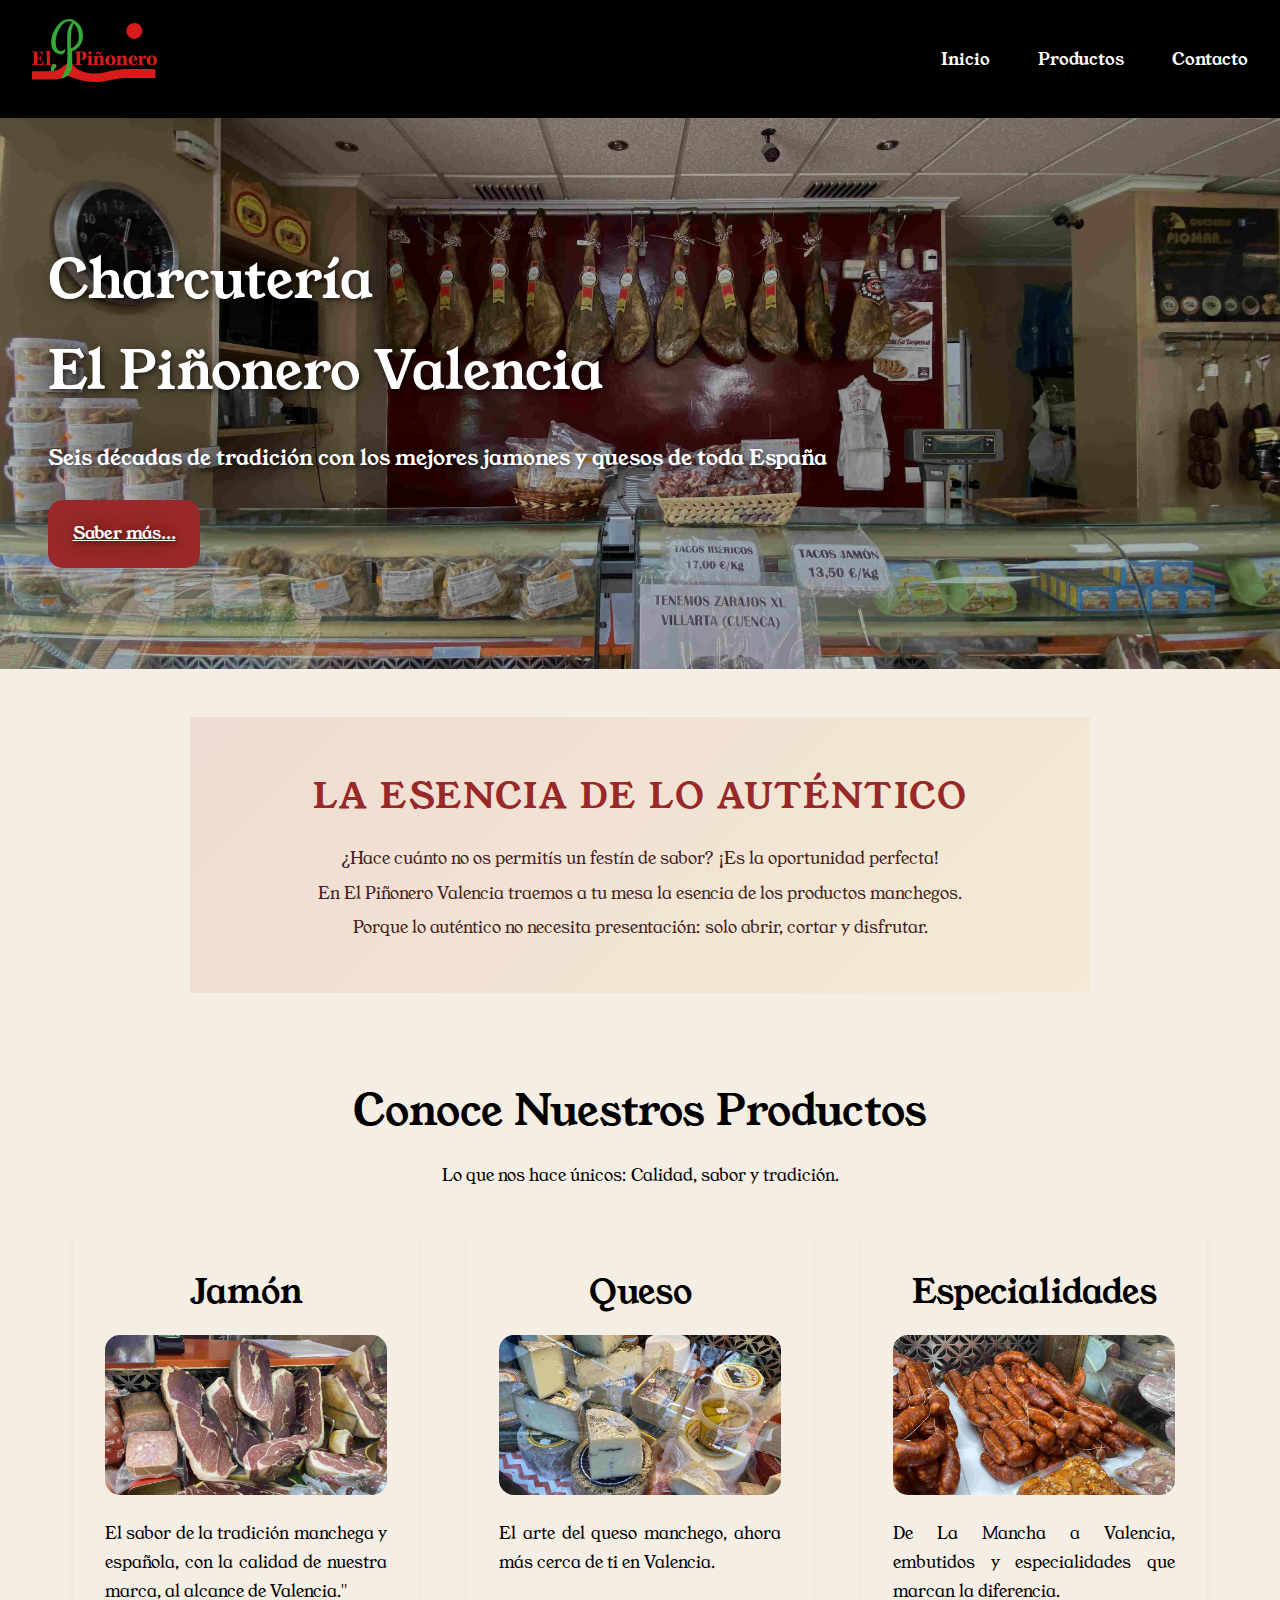
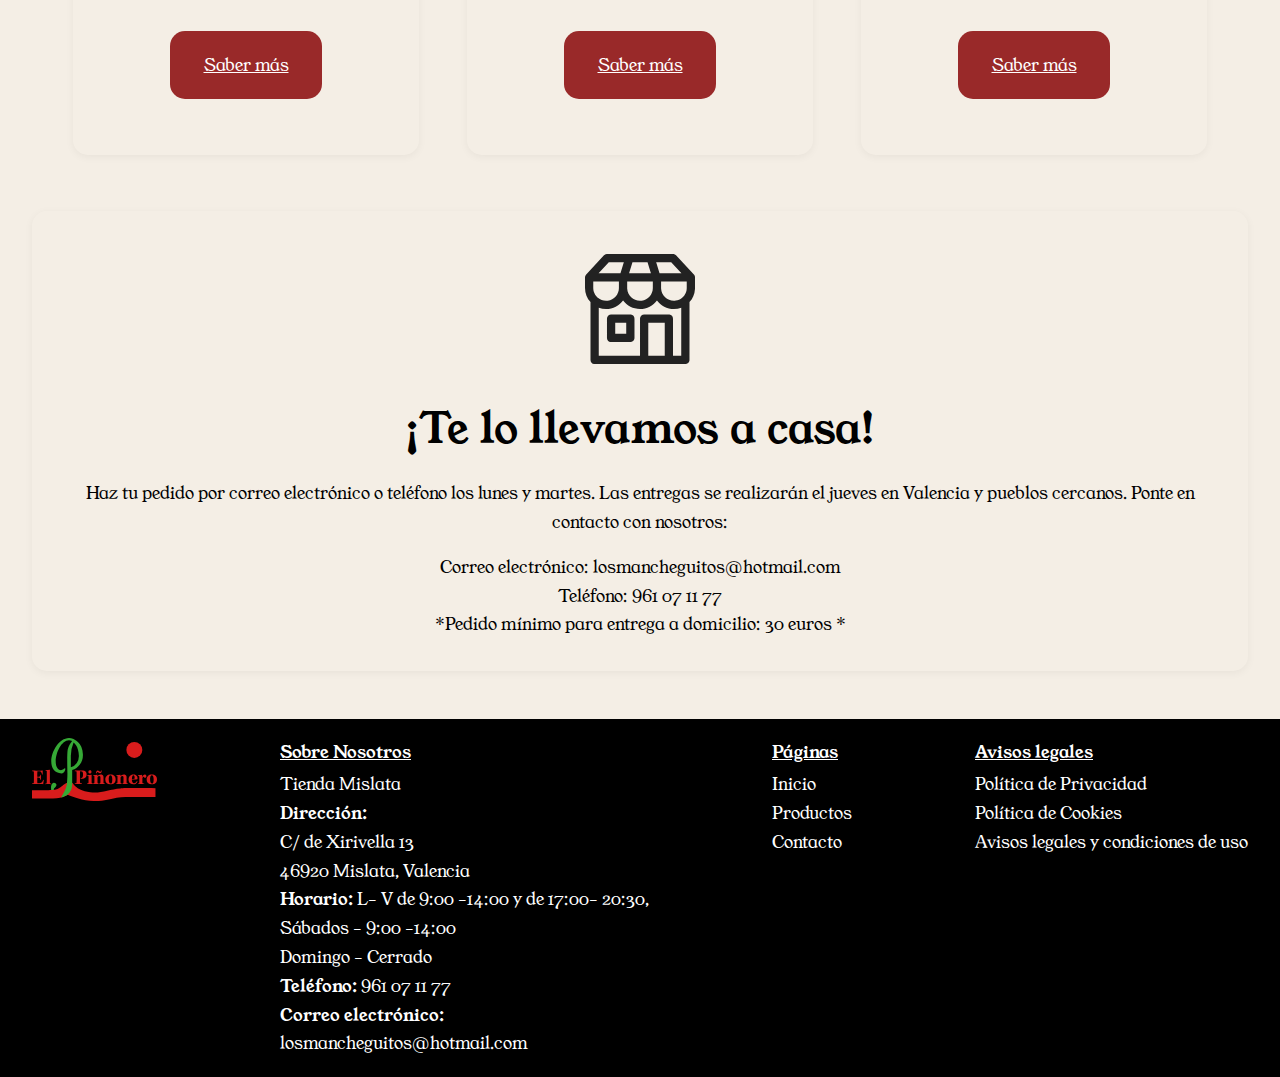
<file: index.html>
<!DOCTYPE html>
<html lang="en">
<head>
  <meta charset="UTF-8">
  <meta name="viewport" content="width=device-width, initial-scale=1.0">
  <meta name="description" content= "Charcutería El Piñonero en Valencia. Especialistas en embutidos, quesos manchegos, jamón ibérico y productos típicos de Castilla-La Mancha. Calidad artesanal.">
  <meta name="keywords" content="charcutería Valencia, productos Castilla-La Mancha, embutidos manchegos, jamón ibérico Valencia, quesos manchegos, productos artesanales, El Piñonero,jamon ,morcilla,chorizo,fiambre,calidad">
  <meta name="author" content="Charcutería El Piñonero valencia">

  <link rel="stylesheet" href="./css/styles.css">
  <link rel="shortcut icon" href="img/iconos/logo_piñonero_svg_final.svg" type="image/x-icon">
  <title>El Piñonero Valencia</title>
</head>

<body>
  <div class="total_doc">

    <!-- nav-->

		<nav class="nav_part">
			<div class="container">

        <div class="movil_nav_top">
          <div class="box movil_solo tienda_vis">
            
<svg  class="icono" width="800px" height="800px" viewBox="0 0 512 512"  xml:space="preserve" xmlns="http://www.w3.org/2000/svg">
  <g id="Layer_1"/>
  <g id="Layer_2">
  <g>
  <path d="M97.7,114.7h43.9l22.6,65.7l12,39.8c0,0,0,0.1,0,0.1l14.8,49.1c0,0.1,0.1,0.2,0.1,0.3l9.1,30.1h-3.5   
   c-18.1,0-32.8,14.7-32.8,32.8s14.7,32.8,32.8,32.8h16.3c-2.8,4.7-4.5,10.2-4.5,16c0,17.1,13.9,31,31,31s31-13.9,31-31    
   c0-5.9-1.6-11.3-4.5-16h59.5c-2.8,4.7-4.5,10.2-4.5,16c0,17.1,13.9,31,31,31s31-13.9,31-31c0-5.9-1.6-11.3-4.5-16h13.5    
   c4.1,0,7.5-3.4,7.5-7.5s-3.4-7.5-7.5-7.5H196.6c-9.8,0-17.8-8-17.8-17.8s8-17.8,17.8-17.8h13.6h39c0,0,0,0,0,0c0,0,0,0,0,0h87    
   c0,0,0,0,0,0c0,0,0,0,0,0h39c3.3,0,6.2-2.2,7.2-5.3l12-39.8c0-0.1,0-0.1,0-0.2l26.9-89.2c0.7-2.3,0.3-4.7-1.2-6.6s-3.6-3-6-3  
    h-53.1c0,0,0,0-0.1,0h-68.3c0,0,0,0,0,0s0,0,0,0h-68.3c0,0-0.1,0-0.1,0h-47.7l-22.6-65.8c-1-3-3.9-5.1-7.1-5.1H97.7    
    c-4.1,0-7.5,3.4-7.5,7.5S93.6,114.7,97.7,114.7z M255.5,381.3c0,8.8-7.2,16-16,16s-16-7.2-16-16s7.2-16,16-16   
    S255.5,372.5,255.5,381.3z M368.1,381.3c0,8.8-7.2,16-16,16s-16-7.2-16-16s7.2-16,16-16S368.1,372.5,368.1,381.3z M381.8,259.7   
    h-28.7l6.6-34.2h32.4L381.8,259.7z M337.8,259.7h-37.5v-34.2h44.2L337.8,259.7z M300.3,299.7v-25h34.6l-4.8,25H300.3z    
    M255.5,299.7l-4.8-25h34.6v25H255.5z M208.3,274.7h27.1l4.8,25h-24.4L208.3,274.7z M300.3,210.5v-25h51.9l-4.8,25H300.3z  
    M285.3,210.5h-47.1l-4.8-25h51.9V210.5z M285.3,225.5v34.2h-37.5l-6.6-34.2H285.3z M232.5,259.7h-28.7l-10.3-34.2h32.4  
    L232.5,259.7z M369.8,299.7h-24.4l4.8-25h27.1L369.8,299.7z M396.7,210.5h-34l4.8-25h36.7L396.7,210.5z M218.1,185.5l4.8,25h-34    l-7.5-25H218.1z"/>
  </g>
  </g>
  </svg>
          </div>
          <div class="nav_box">
            <a href="index.html">
            <div class="logo_box">
              <img class="icono logo" src="./img/iconos/logo_piñonero_svg_final.svg" alt="pinonero logo">
            </div>
            </a>
          </div>

          <div class="box movil_solo" id="ham_button">
            <svg class="icono" width="800px" height="800px" viewBox="0 0 24 24"  xmlns="http://www.w3.org/2000/svg">
              <path fill-rule="evenodd" clip-rule="evenodd"  d="M3 6C3 5.44772 3.44772 5 4 5H20C20.5523 5 21 5.44772 21 6C21 6.55228 20.5523 7 20 7H4C3.44772 7 
                3 6.55228 3 6ZM3 12C3 11.4477 3.44772 11 4 11H20C20.5523 11 21 11.4477 21 12C21 12.5523 20.5523 13 20 13H4C3.44772 13 3 12.5523 3 12ZM3 18C3 17.4477 
                3.44772 17 4 17H20C20.5523 17 21 17.4477 21 18C21 18.5523 20.5523 19 20 19H4C3.44772 19 3 18.5523 3 18Z" />
            </svg>
          </div>
          
        </div>
        
        <ul class="nav_list no_movil" id="nav_list">
          <li><a href="index.html">Inicio</a></li>
          <li><a href="productos.html">Productos</a></li>
          <li><a href="contacto.html">Contacto</a></li>
        </ul>
			</div>

		</nav>
    <!--fin nav-->

    <!--header-->
   <header class="header_part">
    <div class="container">
      <div class="header_big">
        <div class="header_image">
          <figure>
            <img src="img/fotos_cel/header_fondo.jpg" alt="charcuteria interior">
          </figure>
        </div>
        <div class="trans">

        </div>
        <div class="header_texto">
            <h1>Charcutería <br/>El Piñonero Valencia</h1>
          <p>Seis décadas de tradición con los mejores jamones y quesos de toda España</p>
            <div class="btn1 button_test"><a href="productos.html">Saber más...</a></div>
        </div>
      </div>
    </div>
   </header>

		<main class="main_part">
      <div class="container">
        <section>

         <div class="rotulo">
          <h3>La Esencia de lo auténtico </h3>
            <p>¿Hace cuánto no os permitís un festín de sabor? ¡Es la oportunidad perfecta!</p>
            <p>En El Piñonero Valencia traemos a tu mesa la esencia de los productos manchegos.</p>
            <p>  Porque lo auténtico no necesita presentación: solo abrir, cortar y disfrutar.</p>

          </div>


          <div class="vertical_container">
            <h2>Conoce Nuestros Productos</h2>
            <p> Lo que nos hace únicos: Calidad, sabor y tradición.</p>

            <div class="hor_con  wrap_it">

              <div class="carta">
                <h3>Jamón</h3>
                <figure>
                  <img src="./img/fotos_cel/jamon2.jpg" alt="jamon">
                </figure>               
                <div class="carta_texto">
                  <p>El sabor de la tradición manchega y española, con la calidad de nuestra marca, al alcance de Valencia."</p>
                </div>
                <div class="carta_btns_div hor_con spc_btw">
                  <div class="btn1">
                    <a href="productos.html#jamones">Saber más</a>
                  </div>
                </div>
              </div>

              <div class="carta">
                <h3>Queso</h3>
                <figure>
                  <img src="./img/fotos_cel/quesos.jpg" alt="quesos">
                </figure>            
                <div class="carta_texto">
                  <p>El arte del queso manchego, ahora más cerca de ti en Valencia.</p>
                </div>
                <div class="carta_btns_div hor_con spc_btw">
                  <div class="btn1">
                    <a href="productos.html#quesos">Saber más</a>
                  </div>
                </div>
              </div>

              <div class="carta">
                <h3>Especialidades</h3>
                <figure>
                   <img src="./img/fotos_cel/chorizo.jpg" alt="embutidos">
                </figure>                
                <div class="carta_texto">
                  <p>De La Mancha a Valencia, embutidos y especialidades que marcan la diferencia. </p>
                </div>
                <div class="carta_btns_div hor_con spc_btw">
                  <div class="btn1">
                    <a href="productos.html#embutidos">Saber más</a>
                  </div>
                </div>
              </div>
            </div>
          </div>

          <div class="vertical_container tienda_abajo bloque">
            <div class="tienda_img">
              <figure>
                <img src="./img/iconos/building-shop.svg" alt="dibujo de una tienda">
              </figure>
            </div>
            <h2> ¡Te lo llevamos a casa! </h2>
            <p> Haz tu pedido por correo electrónico o teléfono los <span> lunes y martes. </span> Las entregas se
              realizarán el <span> jueves </span> en Valencia y pueblos cercanos. Ponte en contacto con nosotros: </p>
            <ul>
              <li> <span>Correo electrónico:</span> losmancheguitos@hotmail.com </li>
              <li> <span>Teléfono:</span> 961 07 11 77</li>
              <li> *Pedido mínimo para entrega a domicilio: <span>30 euros </span> * </li>

            </ul>

          </div>
        </section>
      </div>


		</main>

    <!-- footer -->

    <footer class="footer_part">
      <div class="container">
        <div class="logo_box">
         <a href="index.html"><img class="icono logo" src="./img/iconos/logo_piñonero_svg_final.svg" alt="pinonero logo"> </a>
        </div>
        <div class="footer_col">
          <h5>Sobre Nosotros</h5>
          <ul>

            <li>Tienda Mislata</li>
            <li><strong>Dirección: </strong></li>
            <li>C/ de Xirivella 13 <br/>46920 Mislata, Valencia</li>
            <li><strong> Horario:</strong> L- V de 9:00 -14:00 y de 17:00- 20:30, <br> Sábados - 9:00 -14:00 <br>
              Domingo - Cerrado
            </li>
            <li><strong> Teléfono:</strong> 961 07 11 77</li>
            <li><strong> Correo electrónico:</strong> <br> losmancheguitos@hotmail.com</li>

          </ul>
        </div>
        <div class="footer_col">
          <h5>Páginas</h5>
          <ul>
            <li><a href="index.html">Inicio</a></li>
            <li><a href="productos.html">Productos</a></li>
            <li><a href="contacto.html">Contacto</a></li>
          </ul>
        </div>
        <div class="footer_col">
          <h5>Avisos legales</h5>
          <ul>
            <li><a href="privacidad.html">Política de Privacidad</a></li>
            <li><a href="cookies.html">Política de Cookies</a></li>
            <li><a href="aviso_legal.html">Avisos legales y condiciones de uso</a></li>
          </ul>
        </div>

      </div>

    </footer>
	</div>
  <!-- fin footer -->

<script>

  document.getElementById("ham_button").addEventListener("click", () =>{
    let dropNav = document.getElementById("nav_list").classList


    if (!dropNav.contains("no_movil")){
      dropNav.add("no_movil");
    } else {
      dropNav.remove("no_movil");
    }
  } )


</script>
</body>
</html>
</file>
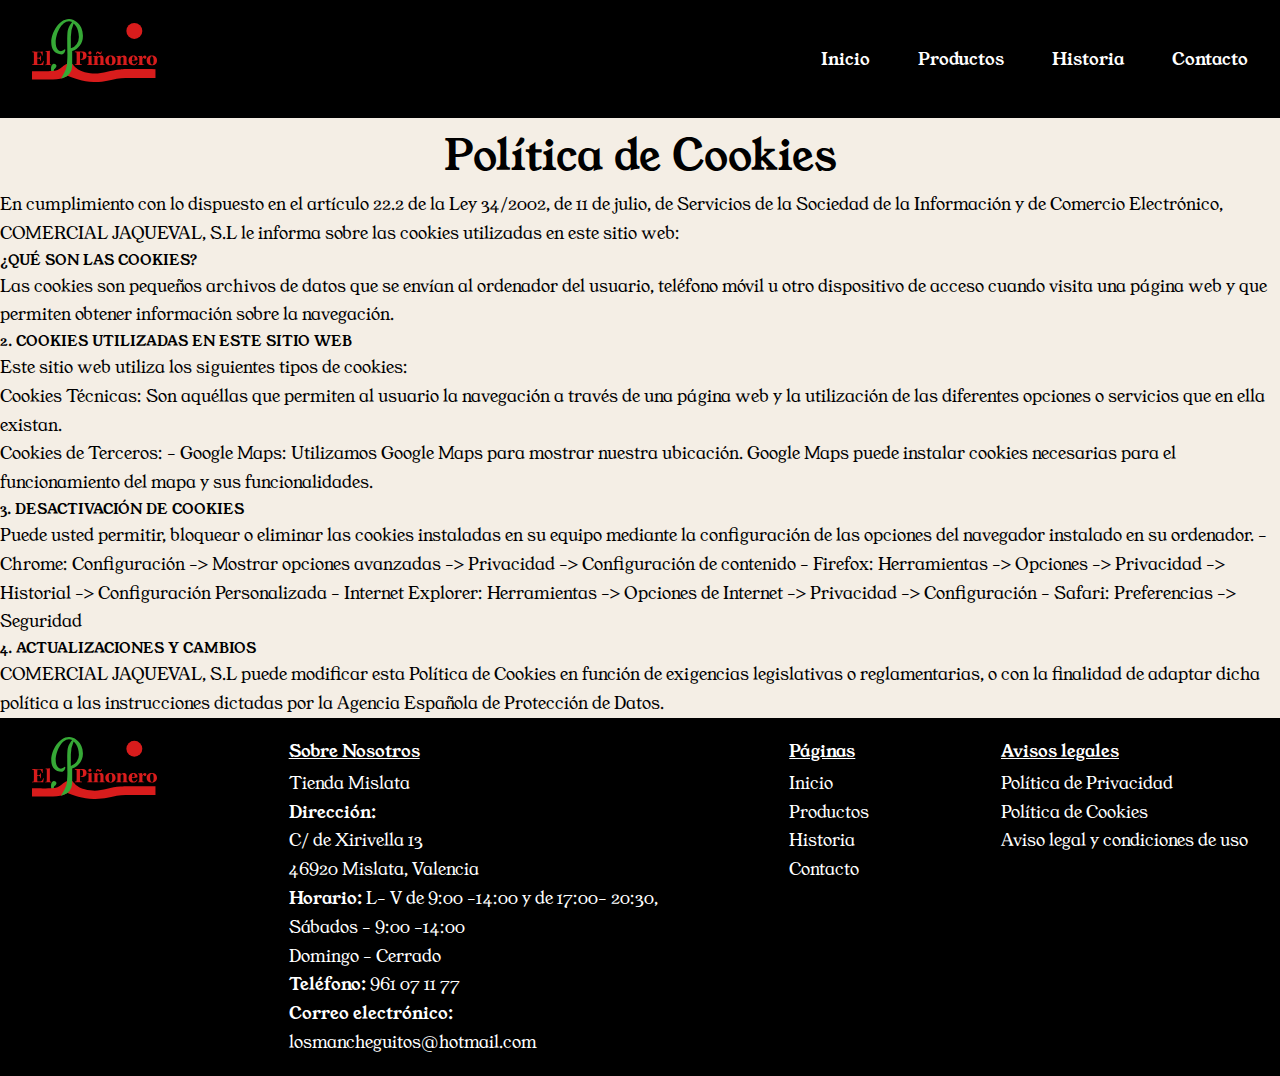
<file: _cookies.html>
<!DOCTYPE html>
<html lang="en">
<head>
    <meta charset="UTF-8">
    <meta name="viewport" content="width=device-width, initial-scale=1.0">
    <meta name="description"
          content="Charcutería El Piñonero en Valencia. Especialistas en embutidos, quesos manchegos, jamón ibérico y productos típicos de Castilla-La Mancha. Calidad artesanal.">
    <meta name="keywords"
          content="charcutería Valencia, productos Castilla-La Mancha, embutidos manchegos, jamón ibérico Valencia, quesos manchegos, productos artesanales, El Piñonero,jamon ,morcilla,chorizo,fiambre,calidad">
    <meta name="author" content="Charcutería El Piñonero valencia">

    <link rel="stylesheet" href="./css/styles.css">
    <link rel="shortcut icon" href="img/iconos/logo_piñonero_svg_final.svg" type="image/x-icon">
    <title>El Piñonero Valencia</title>
</head>

<body>
<div class="total_doc">

    <!-- nav-->

    <nav class="nav_part">
        <div class="container">

            <div class="movil_nav_top">
                <div class="box movil_solo tienda_vis">

                    <svg class="icono" width="800px" height="800px" viewBox="0 0 512 512" xml:space="preserve"
                         xmlns="http://www.w3.org/2000/svg">
  <g id="Layer_1"/>
                        <g id="Layer_2">
  <g>
  <path d="M97.7,114.7h43.9l22.6,65.7l12,39.8c0,0,0,0.1,0,0.1l14.8,49.1c0,0.1,0.1,0.2,0.1,0.3l9.1,30.1h-3.5
   c-18.1,0-32.8,14.7-32.8,32.8s14.7,32.8,32.8,32.8h16.3c-2.8,4.7-4.5,10.2-4.5,16c0,17.1,13.9,31,31,31s31-13.9,31-31
   c0-5.9-1.6-11.3-4.5-16h59.5c-2.8,4.7-4.5,10.2-4.5,16c0,17.1,13.9,31,31,31s31-13.9,31-31c0-5.9-1.6-11.3-4.5-16h13.5
   c4.1,0,7.5-3.4,7.5-7.5s-3.4-7.5-7.5-7.5H196.6c-9.8,0-17.8-8-17.8-17.8s8-17.8,17.8-17.8h13.6h39c0,0,0,0,0,0c0,0,0,0,0,0h87
   c0,0,0,0,0,0c0,0,0,0,0,0h39c3.3,0,6.2-2.2,7.2-5.3l12-39.8c0-0.1,0-0.1,0-0.2l26.9-89.2c0.7-2.3,0.3-4.7-1.2-6.6s-3.6-3-6-3
    h-53.1c0,0,0,0-0.1,0h-68.3c0,0,0,0,0,0s0,0,0,0h-68.3c0,0-0.1,0-0.1,0h-47.7l-22.6-65.8c-1-3-3.9-5.1-7.1-5.1H97.7
    c-4.1,0-7.5,3.4-7.5,7.5S93.6,114.7,97.7,114.7z M255.5,381.3c0,8.8-7.2,16-16,16s-16-7.2-16-16s7.2-16,16-16
    S255.5,372.5,255.5,381.3z M368.1,381.3c0,8.8-7.2,16-16,16s-16-7.2-16-16s7.2-16,16-16S368.1,372.5,368.1,381.3z M381.8,259.7
    h-28.7l6.6-34.2h32.4L381.8,259.7z M337.8,259.7h-37.5v-34.2h44.2L337.8,259.7z M300.3,299.7v-25h34.6l-4.8,25H300.3z
    M255.5,299.7l-4.8-25h34.6v25H255.5z M208.3,274.7h27.1l4.8,25h-24.4L208.3,274.7z M300.3,210.5v-25h51.9l-4.8,25H300.3z
    M285.3,210.5h-47.1l-4.8-25h51.9V210.5z M285.3,225.5v34.2h-37.5l-6.6-34.2H285.3z M232.5,259.7h-28.7l-10.3-34.2h32.4
    L232.5,259.7z M369.8,299.7h-24.4l4.8-25h27.1L369.8,299.7z M396.7,210.5h-34l4.8-25h36.7L396.7,210.5z M218.1,185.5l4.8,25h-34    l-7.5-25H218.1z"/>
  </g>
  </g>
  </svg>
                </div>
                <div class="nav_box">
                    <a href="index.html">
                        <div class="logo_box">
                            <img class="icono logo" src="./img/iconos/logo_piñonero_svg_final.svg" alt="pinonero logo">
                        </div>
                    </a>
                </div>

                <div class="box movil_solo" id="ham_button">
                    <svg class="icono" width="800px" height="800px" viewBox="0 0 24 24"
                         xmlns="http://www.w3.org/2000/svg">
                        <path fill-rule="evenodd" clip-rule="evenodd" d="M3 6C3 5.44772 3.44772 5 4 5H20C20.5523 5 21 5.44772 21 6C21 6.55228 20.5523 7 20 7H4C3.44772 7
                3 6.55228 3 6ZM3 12C3 11.4477 3.44772 11 4 11H20C20.5523 11 21 11.4477 21 12C21 12.5523 20.5523 13 20 13H4C3.44772 13 3 12.5523 3 12ZM3 18C3 17.4477
                3.44772 17 4 17H20C20.5523 17 21 17.4477 21 18C21 18.5523 20.5523 19 20 19H4C3.44772 19 3 18.5523 3 18Z"/>
                    </svg>
                </div>

            </div>

            <ul class="nav_list no_movil" id="nav_list">
                <li><a href="index.html">Inicio</a></li>
                <li><a href="productos.html">Productos</a></li>
                <li><a href="historia.html">Historia</a></li>
                <li><a href="contacto.html">Contacto</a></li>
            </ul>
        </div>

    </nav>
    <h2>Política de Cookies </h2>
    <!--fin nav-->
    <main class="main_avisos">

        <p> En cumplimiento con lo dispuesto en el artículo 22.2 de la Ley 34/2002, de 11 de julio, de Servicios de la
            Sociedad de la Información y de Comercio Electrónico, COMERCIAL JAQUEVAL, S.L le informa sobre las cookies
            utilizadas en este sitio web: </p>


        <h5>¿QUÉ SON LAS COOKIES? </h5>

        <p> Las cookies son pequeños archivos de datos que se envían al ordenador del usuario, teléfono móvil u otro
            dispositivo de acceso cuando visita una página web y que permiten obtener información sobre la
            navegación. </p>

        <h5> 2. COOKIES UTILIZADAS EN ESTE SITIO WEB </h5>

        <p> Este sitio web utiliza los siguientes tipos de cookies: <br>

            Cookies Técnicas: Son aquéllas que permiten al usuario la navegación a través de una página web y la
            utilización de las diferentes opciones o servicios que en ella existan. <br>

            Cookies de Terceros:
            - Google Maps: Utilizamos Google Maps para mostrar nuestra ubicación. Google Maps puede instalar cookies
            necesarias para el funcionamiento del mapa y sus funcionalidades. </p>

        <h5> 3. DESACTIVACIÓN DE COOKIES </h5>

        <p> Puede usted permitir, bloquear o eliminar las cookies instaladas en su equipo mediante la configuración de
            las opciones del navegador instalado en su ordenador.

            - Chrome: Configuración -> Mostrar opciones avanzadas -> Privacidad -> Configuración de contenido
            - Firefox: Herramientas -> Opciones -> Privacidad -> Historial -> Configuración Personalizada
            - Internet Explorer: Herramientas -> Opciones de Internet -> Privacidad -> Configuración
            - Safari: Preferencias -> Seguridad</p>

        <h5>4. ACTUALIZACIONES Y CAMBIOS </h5>

        <p>COMERCIAL JAQUEVAL, S.L puede modificar esta Política de Cookies en función de exigencias legislativas o
            reglamentarias, o con la finalidad de adaptar dicha política a las instrucciones dictadas por la Agencia
            Española de Protección de Datos.</p>
    </main>


    <!-- footer -->

    <footer class="footer_part">
        <div class="container">
            <div class="logo_box">
                <a href="index.html"><img class="icono logo" src="./img/iconos/logo_piñonero_svg_final.svg"
                                          alt="pinonero logo"> </a>
            </div>
            <div class="footer_col">
                <h5>Sobre Nosotros</h5>
                <ul>

                    <li>Tienda Mislata</li>
                    <li><strong>Dirección: </strong></li>
                    <li>C/ de Xirivella 13 <br/>46920 Mislata, Valencia</li>
                    <li><strong> Horario:</strong> L- V de 9:00 -14:00 y de 17:00- 20:30, <br> Sábados - 9:00 -14:00
                        <br>
                        Domingo - Cerrado
                    </li>
                    <li><strong> Teléfono:</strong> 961 07 11 77</li>
                    <li><strong> Correo electrónico:</strong> <br> losmancheguitos@hotmail.com</li>

                </ul>
            </div>
            <div class="footer_col">
                <h5>Páginas</h5>
                <ul>
                    <li><a href="index.html">Inicio</a></li>
                    <li><a href="productos.html">Productos</a></li>
                    <li><a href="historia.html">Historia</a></li>
                    <li><a href="contacto.html">Contacto</a></li>
                </ul>
            </div>
            <div class="footer_col">
                <h5>Avisos legales</h5>
                <ul>
                    <li><a href="_privacidad.html">Política de Privacidad</a></li>
                    <li><a href="_cookies.html">Política de Cookies</a></li>
                    <li><a href="aviso_legal.html">Aviso legal y condiciones de uso</a></li>
                </ul>
            </div>

        </div>

    </footer>
</div>
<!-- fin footer -->

<script>

    document.getElementById("ham_button").addEventListener("click", () => {
        let dropNav = document.getElementById("nav_list").classList


        if (!dropNav.contains("no_movil")) {
            dropNav.add("no_movil");
        } else {
            dropNav.remove("no_movil");
        }
    })


</script>
</body>
</html>
</file>
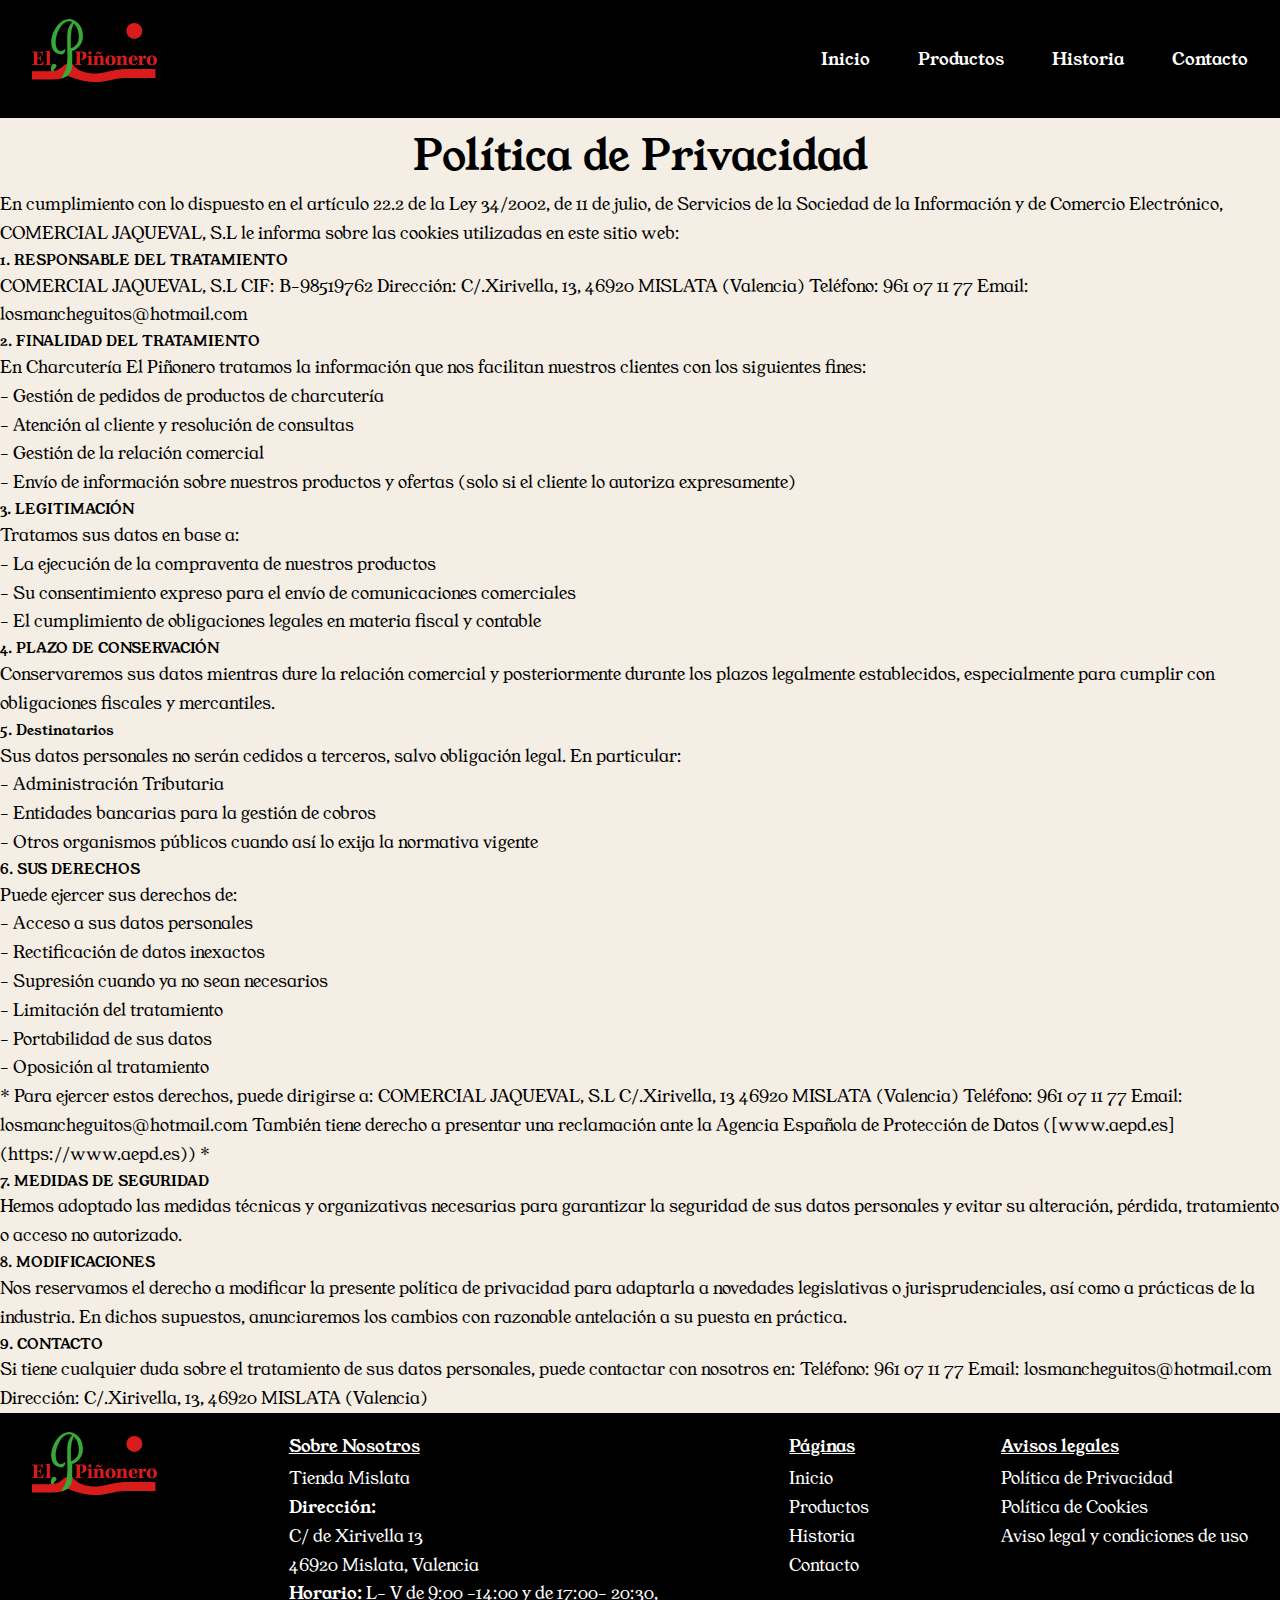
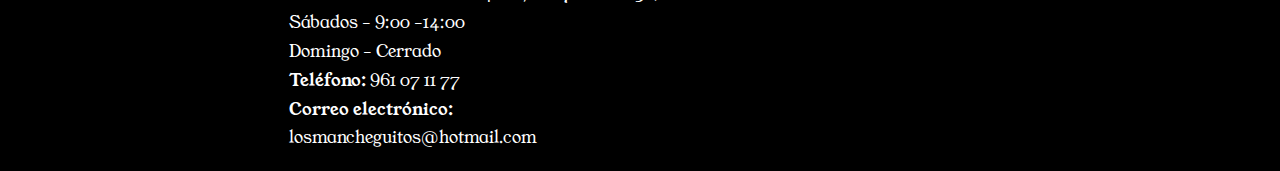
<file: _privacidad.html>
<!DOCTYPE html>
<html lang="en">
<head>
    <meta charset="UTF-8">
    <meta name="viewport" content="width=device-width, initial-scale=1.0">
    <meta name="description"
          content="Charcutería El Piñonero en Valencia. Especialistas en embutidos, quesos manchegos, jamón ibérico y productos típicos de Castilla-La Mancha. Calidad artesanal.">
    <meta name="keywords"
          content="charcutería Valencia, productos Castilla-La Mancha, embutidos manchegos, jamón ibérico Valencia, quesos manchegos, productos artesanales, El Piñonero,jamon ,morcilla,chorizo,fiambre,calidad">
    <meta name="author" content="Charcutería El Piñonero valencia">

    <link rel="stylesheet" href="./css/styles.css">
    <link rel="shortcut icon" href="img/iconos/logo_piñonero_svg_final.svg" type="image/x-icon">
    <title>El Piñonero Valencia</title>
</head>

<body>
<div class="total_doc">

    <!-- nav-->

    <nav class="nav_part">
        <div class="container">

            <div class="movil_nav_top">
                <div class="box movil_solo tienda_vis">

                    <svg class="icono" width="800px" height="800px" viewBox="0 0 512 512" xml:space="preserve"
                         xmlns="http://www.w3.org/2000/svg">
  <g id="Layer_1"/>
                        <g id="Layer_2">
  <g>
  <path d="M97.7,114.7h43.9l22.6,65.7l12,39.8c0,0,0,0.1,0,0.1l14.8,49.1c0,0.1,0.1,0.2,0.1,0.3l9.1,30.1h-3.5
   c-18.1,0-32.8,14.7-32.8,32.8s14.7,32.8,32.8,32.8h16.3c-2.8,4.7-4.5,10.2-4.5,16c0,17.1,13.9,31,31,31s31-13.9,31-31
   c0-5.9-1.6-11.3-4.5-16h59.5c-2.8,4.7-4.5,10.2-4.5,16c0,17.1,13.9,31,31,31s31-13.9,31-31c0-5.9-1.6-11.3-4.5-16h13.5
   c4.1,0,7.5-3.4,7.5-7.5s-3.4-7.5-7.5-7.5H196.6c-9.8,0-17.8-8-17.8-17.8s8-17.8,17.8-17.8h13.6h39c0,0,0,0,0,0c0,0,0,0,0,0h87
   c0,0,0,0,0,0c0,0,0,0,0,0h39c3.3,0,6.2-2.2,7.2-5.3l12-39.8c0-0.1,0-0.1,0-0.2l26.9-89.2c0.7-2.3,0.3-4.7-1.2-6.6s-3.6-3-6-3
    h-53.1c0,0,0,0-0.1,0h-68.3c0,0,0,0,0,0s0,0,0,0h-68.3c0,0-0.1,0-0.1,0h-47.7l-22.6-65.8c-1-3-3.9-5.1-7.1-5.1H97.7
    c-4.1,0-7.5,3.4-7.5,7.5S93.6,114.7,97.7,114.7z M255.5,381.3c0,8.8-7.2,16-16,16s-16-7.2-16-16s7.2-16,16-16
    S255.5,372.5,255.5,381.3z M368.1,381.3c0,8.8-7.2,16-16,16s-16-7.2-16-16s7.2-16,16-16S368.1,372.5,368.1,381.3z M381.8,259.7
    h-28.7l6.6-34.2h32.4L381.8,259.7z M337.8,259.7h-37.5v-34.2h44.2L337.8,259.7z M300.3,299.7v-25h34.6l-4.8,25H300.3z
    M255.5,299.7l-4.8-25h34.6v25H255.5z M208.3,274.7h27.1l4.8,25h-24.4L208.3,274.7z M300.3,210.5v-25h51.9l-4.8,25H300.3z
    M285.3,210.5h-47.1l-4.8-25h51.9V210.5z M285.3,225.5v34.2h-37.5l-6.6-34.2H285.3z M232.5,259.7h-28.7l-10.3-34.2h32.4
    L232.5,259.7z M369.8,299.7h-24.4l4.8-25h27.1L369.8,299.7z M396.7,210.5h-34l4.8-25h36.7L396.7,210.5z M218.1,185.5l4.8,25h-34    l-7.5-25H218.1z"/>
  </g>
  </g>
  </svg>
                </div>
                <div class="nav_box">
                    <a href="index.html">
                        <div class="logo_box">
                            <img class="icono logo" src="./img/iconos/logo_piñonero_svg_final.svg" alt="pinonero logo">
                        </div>
                    </a>
                </div>

                <div class="box movil_solo" id="ham_button">
                    <svg class="icono" width="800px" height="800px" viewBox="0 0 24 24"
                         xmlns="http://www.w3.org/2000/svg">
                        <path fill-rule="evenodd" clip-rule="evenodd" d="M3 6C3 5.44772 3.44772 5 4 5H20C20.5523 5 21 5.44772 21 6C21 6.55228 20.5523 7 20 7H4C3.44772 7
                3 6.55228 3 6ZM3 12C3 11.4477 3.44772 11 4 11H20C20.5523 11 21 11.4477 21 12C21 12.5523 20.5523 13 20 13H4C3.44772 13 3 12.5523 3 12ZM3 18C3 17.4477
                3.44772 17 4 17H20C20.5523 17 21 17.4477 21 18C21 18.5523 20.5523 19 20 19H4C3.44772 19 3 18.5523 3 18Z"/>
                    </svg>
                </div>

            </div>

            <ul class="nav_list no_movil" id="nav_list">
                <li><a href="index.html">Inicio</a></li>
                <li><a href="productos.html">Productos</a></li>
                <li><a href="historia.html">Historia</a></li>
                <li><a href="contacto.html">Contacto</a></li>
            </ul>
        </div>

    </nav>
    <h2>Política de Privacidad </h2>
    <!--fin nav-->
    <main class="main_avisos">

        <p> En cumplimiento con lo dispuesto en el artículo 22.2 de la Ley 34/2002, de 11 de julio, de Servicios de la
            Sociedad de la Información y de Comercio Electrónico, COMERCIAL JAQUEVAL, S.L le informa sobre las cookies
            utilizadas en este sitio web: </p>


        <h5>1. RESPONSABLE DEL TRATAMIENTO </h5>

        <p> COMERCIAL JAQUEVAL, S.L CIF: B-98519762 Dirección: C/.Xirivella, 13, 46920 MISLATA (Valencia) Teléfono: 961
            07 11 77 Email: losmancheguitos@hotmail.com </p>

        <h5> 2. FINALIDAD DEL TRATAMIENTO </h5>

        <p> En Charcutería El Piñonero tratamos la información que nos facilitan nuestros clientes con los siguientes
            fines:</p>

        <ul>
            <li>- Gestión de pedidos de productos de charcutería</li>
            <li>- Atención al cliente y resolución de consultas</li>
            <li>- Gestión de la relación comercial</li>
            <li> - Envío de información sobre nuestros productos y ofertas (solo si el cliente lo autoriza
                expresamente)
            </li>
        </ul>


        <h5> 3. LEGITIMACIÓN </h5>

        <p> Tratamos sus datos en base a:</p>
        <ul>
            <li>- La ejecución de la compraventa de nuestros productos</li>
            <li>- Su consentimiento expreso para el envío de comunicaciones comerciales</li>
            <li>- El cumplimiento de obligaciones legales en materia fiscal y contable</li>
        </ul>

        <h5>4. PLAZO DE CONSERVACIÓN </h5>

        <p>Conservaremos sus datos mientras dure la relación comercial y posteriormente durante los plazos legalmente
            establecidos, especialmente para cumplir con obligaciones fiscales y mercantiles.</p>

        <h5> 5. Destinatarios</h5>
        <p> Sus datos personales no serán cedidos a terceros, salvo obligación legal. En particular:</p>
        <ul>
            <li>- Administración Tributaria</li>
            <li>- Entidades bancarias para la gestión de cobros</li>
            <li>- Otros organismos públicos cuando así lo exija la normativa vigente</li>
        </ul>


        <h5> 6. SUS DERECHOS </h5>
        <p>Puede ejercer sus derechos de:</p>
        <ul>
            <li>- Acceso a sus datos personales</li>
            <li>- Rectificación de datos inexactos</li>
            <li>- Supresión cuando ya no sean necesarios</li>
            <li>- Limitación del tratamiento</li>
            <li>- Portabilidad de sus datos</li>
            <li>- Oposición al tratamiento</li>
        </ul>

        <p> * Para ejercer estos derechos, puede dirigirse a:
            COMERCIAL JAQUEVAL, S.L C/.Xirivella, 13 46920 MISLATA (Valencia) Teléfono: 961 07 11 77 Email:
            losmancheguitos@hotmail.com
            También tiene derecho a presentar una reclamación ante la Agencia Española de Protección de Datos
            ([www.aepd.es](https://www.aepd.es)) *</p>

        <h5>7. MEDIDAS DE SEGURIDAD</h5>
        <p> Hemos adoptado las medidas técnicas y organizativas necesarias para garantizar la seguridad de sus datos
            personales y evitar su alteración, pérdida, tratamiento o acceso no autorizado.</p>

        <h5>8. MODIFICACIONES</h5>
        <p> Nos reservamos el derecho a modificar la presente política de privacidad para adaptarla a novedades
            legislativas o jurisprudenciales, así como a prácticas de la industria. En dichos supuestos, anunciaremos
            los cambios con razonable antelación a su puesta en práctica. </p>

        <h5>9. CONTACTO</h5>
        <p>Si tiene cualquier duda sobre el tratamiento de sus datos personales, puede contactar con nosotros en:
            Teléfono: 961 07 11 77 Email: losmancheguitos@hotmail.com Dirección: C/.Xirivella, 13, 46920 MISLATA
            (Valencia)</p>

    </main>


    <!-- footer -->

    <footer class="footer_part">
        <div class="container">
            <div class="logo_box">
                <a href="index.html"><img class="icono logo" src="./img/iconos/logo_piñonero_svg_final.svg"
                                          alt="pinonero logo"> </a>
            </div>
            <div class="footer_col">
                <h5>Sobre Nosotros</h5>
                <ul>

                    <li>Tienda Mislata</li>
                    <li><strong>Dirección: </strong></li>
                    <li>C/ de Xirivella 13 <br/>46920 Mislata, Valencia</li>
                    <li><strong> Horario:</strong> L- V de 9:00 -14:00 y de 17:00- 20:30, <br> Sábados - 9:00 -14:00
                        <br>
                        Domingo - Cerrado
                    </li>
                    <li><strong> Teléfono:</strong> 961 07 11 77</li>
                    <li><strong> Correo electrónico:</strong> <br> losmancheguitos@hotmail.com</li>

                </ul>
            </div>
            <div class="footer_col">
                <h5>Páginas</h5>
                <ul>
                    <li><a href="index.html">Inicio</a></li>
                    <li><a href="productos.html">Productos</a></li>
                    <li><a href="historia.html">Historia</a></li>
                    <li><a href="contacto.html">Contacto</a></li>
                </ul>
            </div>
            <div class="footer_col">
                <h5>Avisos legales</h5>
                <ul>
                    <li><a href="_privacidad.html">Política de Privacidad</a></li>
                    <li><a href="_cookies.html">Política de Cookies</a></li>
                    <li><a href="aviso_legal.html">Aviso legal y condiciones de uso</a></li>
                </ul>
            </div>

        </div>

    </footer>
</div>
<!-- fin footer -->

<script>

    document.getElementById("ham_button").addEventListener("click", () => {
        let dropNav = document.getElementById("nav_list").classList


        if (!dropNav.contains("no_movil")) {
            dropNav.add("no_movil");
        } else {
            dropNav.remove("no_movil");
        }
    })


</script>
</body>
</html>
</file>
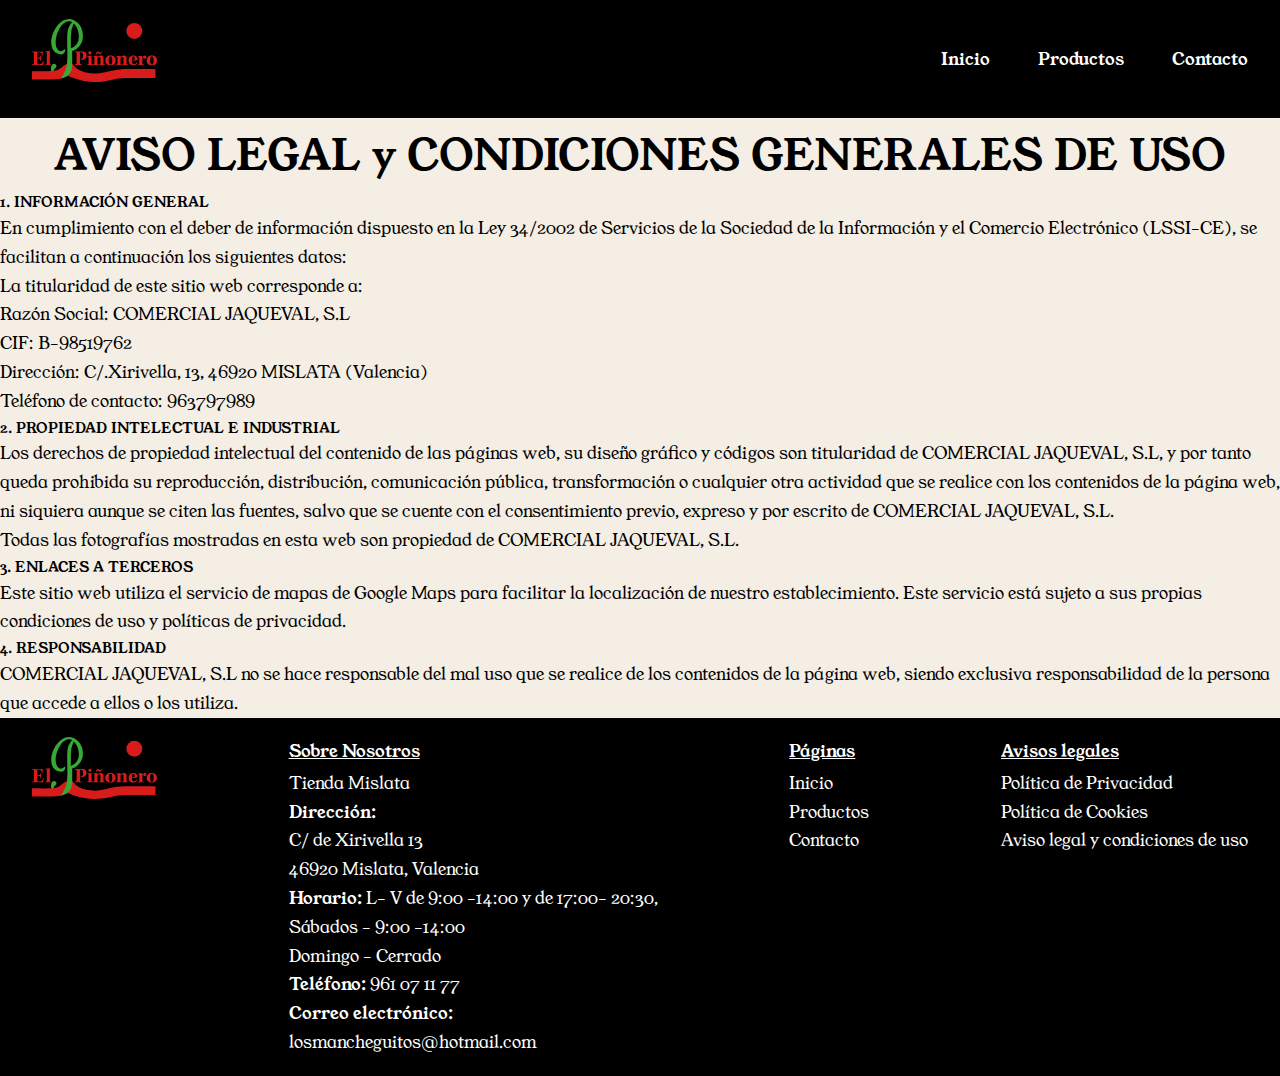
<file: aviso_legal.html>
<!DOCTYPE html>
<html lang="en">
<head>
    <meta charset="UTF-8">
    <meta name="viewport" content="width=device-width, initial-scale=1.0">
    <meta name="description"
          content="Charcutería El Piñonero en Valencia. Especialistas en embutidos, quesos manchegos, jamón ibérico y productos típicos de Castilla-La Mancha. Calidad artesanal.">
    <meta name="keywords"
          content="charcutería Valencia, productos Castilla-La Mancha, embutidos manchegos, jamón ibérico Valencia, quesos manchegos, productos artesanales, El Piñonero,jamon ,morcilla,chorizo,fiambre,calidad">
    <meta name="author" content="Charcutería El Piñonero valencia">

    <link rel="stylesheet" href="./css/styles.css">
    <link rel="shortcut icon" href="img/iconos/logo_piñonero_svg_final.svg" type="image/x-icon">
    <title>El Piñonero Valencia</title>
</head>

<body>
<div class="total_doc">

    <!-- nav-->

    <nav class="nav_part">
        <div class="container">

            <div class="movil_nav_top">
                <div class="box movil_solo tienda_vis">

                    <svg class="icono" width="800px" height="800px" viewBox="0 0 512 512" xml:space="preserve"
                         xmlns="http://www.w3.org/2000/svg">
  <g id="Layer_1"/>
                        <g id="Layer_2">
  <g>
  <path d="M97.7,114.7h43.9l22.6,65.7l12,39.8c0,0,0,0.1,0,0.1l14.8,49.1c0,0.1,0.1,0.2,0.1,0.3l9.1,30.1h-3.5
   c-18.1,0-32.8,14.7-32.8,32.8s14.7,32.8,32.8,32.8h16.3c-2.8,4.7-4.5,10.2-4.5,16c0,17.1,13.9,31,31,31s31-13.9,31-31
   c0-5.9-1.6-11.3-4.5-16h59.5c-2.8,4.7-4.5,10.2-4.5,16c0,17.1,13.9,31,31,31s31-13.9,31-31c0-5.9-1.6-11.3-4.5-16h13.5
   c4.1,0,7.5-3.4,7.5-7.5s-3.4-7.5-7.5-7.5H196.6c-9.8,0-17.8-8-17.8-17.8s8-17.8,17.8-17.8h13.6h39c0,0,0,0,0,0c0,0,0,0,0,0h87
   c0,0,0,0,0,0c0,0,0,0,0,0h39c3.3,0,6.2-2.2,7.2-5.3l12-39.8c0-0.1,0-0.1,0-0.2l26.9-89.2c0.7-2.3,0.3-4.7-1.2-6.6s-3.6-3-6-3
    h-53.1c0,0,0,0-0.1,0h-68.3c0,0,0,0,0,0s0,0,0,0h-68.3c0,0-0.1,0-0.1,0h-47.7l-22.6-65.8c-1-3-3.9-5.1-7.1-5.1H97.7
    c-4.1,0-7.5,3.4-7.5,7.5S93.6,114.7,97.7,114.7z M255.5,381.3c0,8.8-7.2,16-16,16s-16-7.2-16-16s7.2-16,16-16
    S255.5,372.5,255.5,381.3z M368.1,381.3c0,8.8-7.2,16-16,16s-16-7.2-16-16s7.2-16,16-16S368.1,372.5,368.1,381.3z M381.8,259.7
    h-28.7l6.6-34.2h32.4L381.8,259.7z M337.8,259.7h-37.5v-34.2h44.2L337.8,259.7z M300.3,299.7v-25h34.6l-4.8,25H300.3z
    M255.5,299.7l-4.8-25h34.6v25H255.5z M208.3,274.7h27.1l4.8,25h-24.4L208.3,274.7z M300.3,210.5v-25h51.9l-4.8,25H300.3z
    M285.3,210.5h-47.1l-4.8-25h51.9V210.5z M285.3,225.5v34.2h-37.5l-6.6-34.2H285.3z M232.5,259.7h-28.7l-10.3-34.2h32.4
    L232.5,259.7z M369.8,299.7h-24.4l4.8-25h27.1L369.8,299.7z M396.7,210.5h-34l4.8-25h36.7L396.7,210.5z M218.1,185.5l4.8,25h-34    l-7.5-25H218.1z"/>
  </g>
  </g>
  </svg>
                </div>
                <div class="nav_box">
                    <a href="index.html">
                        <div class="logo_box">
                            <img class="icono logo" src="./img/iconos/logo_piñonero_svg_final.svg" alt="pinonero logo">
                        </div>
                    </a>
                </div>

                <div class="box movil_solo" id="ham_button">
                    <svg class="icono" width="800px" height="800px" viewBox="0 0 24 24"
                         xmlns="http://www.w3.org/2000/svg">
                        <path fill-rule="evenodd" clip-rule="evenodd" d="M3 6C3 5.44772 3.44772 5 4 5H20C20.5523 5 21 5.44772 21 6C21 6.55228 20.5523 7 20 7H4C3.44772 7
                3 6.55228 3 6ZM3 12C3 11.4477 3.44772 11 4 11H20C20.5523 11 21 11.4477 21 12C21 12.5523 20.5523 13 20 13H4C3.44772 13 3 12.5523 3 12ZM3 18C3 17.4477
                3.44772 17 4 17H20C20.5523 17 21 17.4477 21 18C21 18.5523 20.5523 19 20 19H4C3.44772 19 3 18.5523 3 18Z"/>
                    </svg>
                </div>

            </div>

            <ul class="nav_list no_movil" id="nav_list">
                <li><a href="index.html">Inicio</a></li>
                <li><a href="productos.html">Productos</a></li>
                <li><a href="contacto.html">Contacto</a></li>
            </ul>
        </div>

    </nav>
    <h2>AVISO LEGAL y CONDICIONES GENERALES DE USO </h2>
    <!--fin nav-->
    <main class="main_avisos">



        <h5>1. INFORMACIÓN GENERAL  </h5>

        <p> En cumplimiento con el deber de información dispuesto en la Ley 34/2002 de Servicios de la Sociedad de la
            Información y el Comercio Electrónico (LSSI-CE), se facilitan a continuación los siguientes datos: </p>

        <p>La titularidad de este sitio web corresponde a: </p>
        <ul>
            <li> <span> Razón Social: </span> COMERCIAL JAQUEVAL, S.L</li>
            <li><span>CIF:</span> B-98519762</li>
            <li><span>Dirección:</span> C/.Xirivella, 13, 46920 MISLATA (Valencia)</li>
            <li><span>Teléfono de contacto:</span> 963797989</li>

        </ul>

        <h5> 2. PROPIEDAD INTELECTUAL E INDUSTRIAL </h5>

        <p> Los derechos de propiedad intelectual del contenido de las páginas web, su diseño gráfico y códigos son
        titularidad de COMERCIAL JAQUEVAL, S.L, y por tanto queda prohibida su reproducción, distribución, comunicación
        pública, transformación o cualquier otra actividad que se realice con los contenidos de la página web, ni
        siquiera aunque se citen las fuentes, salvo que se cuente con el consentimiento previo, expreso y por escrito de
        COMERCIAL JAQUEVAL, S.L. </p>

       <p>Todas las fotografías mostradas en esta web son propiedad de COMERCIAL JAQUEVAL, S.L. </p>

       <h5> 3. ENLACES A TERCEROS </h5>

       <p> Este sitio web utiliza el servicio de mapas de Google Maps para facilitar la localización de nuestro
           establecimiento. Este servicio está sujeto a sus propias condiciones de uso y políticas de privacidad.</p>

       <h5>4. RESPONSABILIDAD </h5>

       <p>COMERCIAL JAQUEVAL, S.L no se hace responsable del mal uso que se realice de los contenidos de la página web,
           siendo exclusiva responsabilidad de la persona que accede a ellos o los utiliza. </p>
    </main>


    <!-- footer -->

    <footer class="footer_part">
        <div class="container">
            <div class="logo_box">
                <a href="index.html"><img class="icono logo" src="./img/iconos/logo_piñonero_svg_final.svg"
                                          alt="pinonero logo"> </a>
            </div>
            <div class="footer_col">
                <h5>Sobre Nosotros</h5>
                <ul>

                    <li>Tienda Mislata</li>
                    <li><strong>Dirección: </strong></li>
                    <li>C/ de Xirivella 13 <br/>46920 Mislata, Valencia</li>
                    <li><strong> Horario:</strong> L- V de 9:00 -14:00 y de 17:00- 20:30, <br> Sábados - 9:00 -14:00
                        <br>
                        Domingo - Cerrado
                    </li>
                    <li><strong> Teléfono:</strong> 961 07 11 77</li>
                    <li><strong> Correo electrónico:</strong> <br> losmancheguitos@hotmail.com</li>

                </ul>
            </div>
            <div class="footer_col">
                <h5>Páginas</h5>
                <ul>
                    <li><a href="index.html">Inicio</a></li>
                    <li><a href="productos.html">Productos</a></li>
                    <li><a href="contacto.html">Contacto</a></li>
                </ul>
            </div>
            <div class="footer_col">
                <h5>Avisos legales</h5>
                <ul>
                    <li><a href="privacidad.html">Política de Privacidad</a></li>
                    <li><a href="cookies.html">Política de Cookies</a></li>
                    <li><a href="aviso_legal.html">Aviso legal y condiciones de uso</a></li>
                </ul>
            </div>

        </div>

    </footer>
</div>
<!-- fin footer -->

<script>

    document.getElementById("ham_button").addEventListener("click", () => {
        let dropNav = document.getElementById("nav_list").classList


        if (!dropNav.contains("no_movil")) {
            dropNav.add("no_movil");
        } else {
            dropNav.remove("no_movil");
        }
    })


</script>
</body>
</html>
</file>
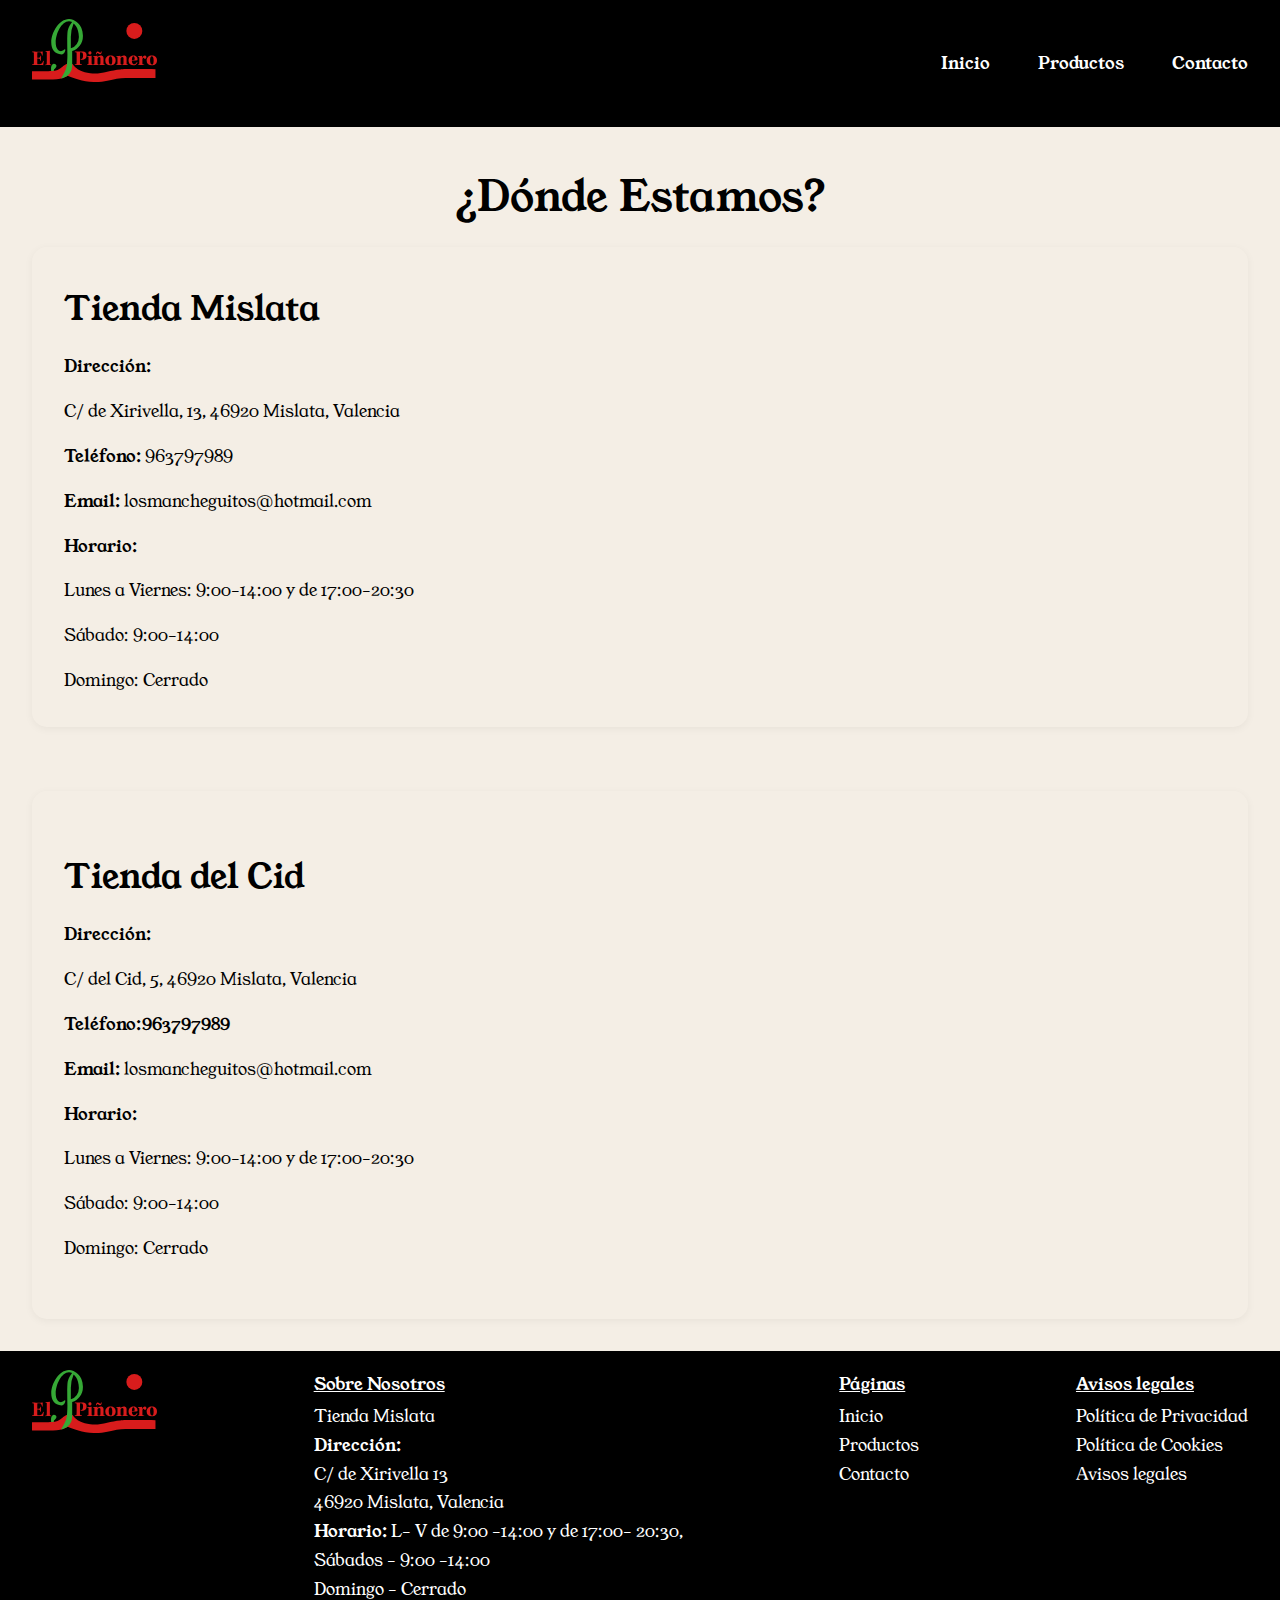
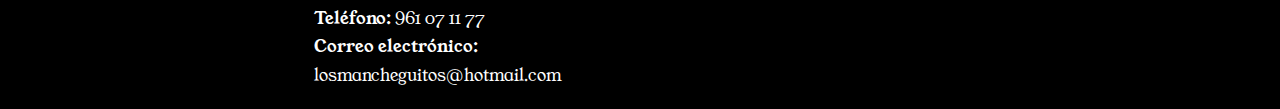
<file: contacto.html>
<!DOCTYPE html>
<html lang="en">
<head>
    <meta charset="UTF-8">
    <meta name="viewport" content="width=device-width, initial-scale=1.0">
  <meta name="description"
        content="Charcutería El Piñonero en Valencia. Especialistas en embutidos, quesos manchegos, jamón ibérico y productos típicos de Castilla-La Mancha. Calidad artesanal.">
  <meta name="keywords"
        content="charcutería Valencia, productos Castilla-La Mancha, embutidos manchegos, jamón ibérico Valencia, quesos manchegos, productos artesanales, El Piñonero,jamon ,morcilla,chorizo,fiambre,calidad">
  <meta name="author" content="Charcutería El Piñonero valencia">

  <link rel="stylesheet" href="css/styles.css">
    <link rel="shortcut icon" href="img/iconos/logo_piñonero_svg_final.svg" type="image/x-icon">
  <title>El Piñonero Valencia | Contacto</title>
</head>
  
<body>
  <div class="total_doc">

    <!-- nav-->
    <nav class="nav_part">
      <div class="container">

        <div class="movil_nav_top">
          <div class="box movil_solo tienda_vis">

            <svg class="icono" width="800px" height="800px" viewBox="0 0 512 512" xml:space="preserve"
                 xmlns="http://www.w3.org/2000/svg">
  <g id="Layer_1"/>
              <g id="Layer_2">
  <g>
  <path d="M97.7,114.7h43.9l22.6,65.7l12,39.8c0,0,0,0.1,0,0.1l14.8,49.1c0,0.1,0.1,0.2,0.1,0.3l9.1,30.1h-3.5
   c-18.1,0-32.8,14.7-32.8,32.8s14.7,32.8,32.8,32.8h16.3c-2.8,4.7-4.5,10.2-4.5,16c0,17.1,13.9,31,31,31s31-13.9,31-31
   c0-5.9-1.6-11.3-4.5-16h59.5c-2.8,4.7-4.5,10.2-4.5,16c0,17.1,13.9,31,31,31s31-13.9,31-31c0-5.9-1.6-11.3-4.5-16h13.5
   c4.1,0,7.5-3.4,7.5-7.5s-3.4-7.5-7.5-7.5H196.6c-9.8,0-17.8-8-17.8-17.8s8-17.8,17.8-17.8h13.6h39c0,0,0,0,0,0c0,0,0,0,0,0h87
   c0,0,0,0,0,0c0,0,0,0,0,0h39c3.3,0,6.2-2.2,7.2-5.3l12-39.8c0-0.1,0-0.1,0-0.2l26.9-89.2c0.7-2.3,0.3-4.7-1.2-6.6s-3.6-3-6-3
    h-53.1c0,0,0,0-0.1,0h-68.3c0,0,0,0,0,0s0,0,0,0h-68.3c0,0-0.1,0-0.1,0h-47.7l-22.6-65.8c-1-3-3.9-5.1-7.1-5.1H97.7
    c-4.1,0-7.5,3.4-7.5,7.5S93.6,114.7,97.7,114.7z M255.5,381.3c0,8.8-7.2,16-16,16s-16-7.2-16-16s7.2-16,16-16
    S255.5,372.5,255.5,381.3z M368.1,381.3c0,8.8-7.2,16-16,16s-16-7.2-16-16s7.2-16,16-16S368.1,372.5,368.1,381.3z M381.8,259.7
    h-28.7l6.6-34.2h32.4L381.8,259.7z M337.8,259.7h-37.5v-34.2h44.2L337.8,259.7z M300.3,299.7v-25h34.6l-4.8,25H300.3z
    M255.5,299.7l-4.8-25h34.6v25H255.5z M208.3,274.7h27.1l4.8,25h-24.4L208.3,274.7z M300.3,210.5v-25h51.9l-4.8,25H300.3z
    M285.3,210.5h-47.1l-4.8-25h51.9V210.5z M285.3,225.5v34.2h-37.5l-6.6-34.2H285.3z M232.5,259.7h-28.7l-10.3-34.2h32.4
    L232.5,259.7z M369.8,299.7h-24.4l4.8-25h27.1L369.8,299.7z M396.7,210.5h-34l4.8-25h36.7L396.7,210.5z M218.1,185.5l4.8,25h-34    l-7.5-25H218.1z"/>
  </g>
  </g>
  </svg>
          </div>
          <div class="nav_box">
            <a href="index.html">
              <div class="logo_box">
                <a href="index.html"><img class="icono logo" src="./img/iconos/logo_piñonero_svg_final.svg" alt="pinonero logo"> </a>
              </div>
            </a>
          </div>

          <div class="box movil_solo" id="ham_button">
            <svg class="icono" width="800px" height="800px" viewBox="0 0 24 24"  xmlns="http://www.w3.org/2000/svg">
              <path fill-rule="evenodd" clip-rule="evenodd" d="M3 6C3 5.44772 3.44772 5 4 5H20C20.5523 5 21 5.44772 21 6C21 6.55228 20.5523 7 20 7H4C3.44772 7
                3 6.55228 3 6ZM3 12C3 11.4477 3.44772 11 4 11H20C20.5523 11 21 11.4477 21 12C21 12.5523 20.5523 13 20 13H4C3.44772 13 3 12.5523 3 12ZM3 18C3 17.4477
                3.44772 17 4 17H20C20.5523 17 21 17.4477 21 18C21 18.5523 20.5523 19 20 19H4C3.44772 19 3 18.5523 3 18Z" />
            </svg>
          </div>

        </div>


        <ul class="nav_list no_movil" id="nav_list">
          <li><a href="index.html">Inicio</a></li>
          <li><a href="productos.html">Productos</a></li>
          <li><a href="contacto.html">Contacto</a></li>
        </ul>
      </div>

    </nav>

    <!--fin nav-->

    <!-- header -->


    <header class="header_part">
        <div class="container">
          
        </div>
    </header>



      <main class="main_part">
        <div class="container">
          <section>
            <div class="vertical_container">
              <h2>¿Dónde Estamos?</h2>
              <div class="hor_con bloque">
                <div class="bloque_texto ">
                  <h3>Tienda Mislata</h3>
                  <p><strong> Dirección:</strong></p>
                  <p>C/ de Xirivella, 13, 46920 Mislata, Valencia</p>

                  <p><strong> Teléfono:</strong> 963797989</p>
                  <p><strong>Email:</strong> losmancheguitos@hotmail.com </p>
                  <p><strong>Horario:</strong></p>
                  <p>Lunes a Viernes:  9:00-14:00 y de 17:00-20:30</p>
                  <p>Sábado: 9:00-14:00 </p>
                  <p>Domingo:  Cerrado</p>
                
                </div>

                <div class="bloque_img">
                  <iframe src="https://www.google.com/maps/embed?pb=!1m14!1m8!1m3!1d1539.9115929712068!2d-0.418052!3d39.473323!3m2!1i1024!2i768!4f13.1!3m3!1m2!1s0xd604f9b01d13d2d%3A0x51a2075da8cf2d57!2sCharcuter%C3%ADa%20El%20Pi%C3%B1onero!5e0!3m2!1ses-419!2ses!4v1751008647263!5m2!1ses-419!2ses"
                          width="600" height="450" style="border:0;" allowfullscreen="" loading="lazy"
                          referrerpolicy="no-referrer-when-downgrade">
                  </iframe>
                </div>

              </div>
            </div>


            <div class="vertical_container  bloque">
              <div class="hor_con">
                <div class="bloque_texto">
                  <h3>Tienda del Cid</h3>
                  <p><strong> Dirección: </strong></p>
                  <p>C/ del Cid, 5, 46920 Mislata, Valencia</p>
                  <p><strong>Teléfono:963797989 </strong></p>
                  <p><strong>Email:</strong> losmancheguitos@hotmail.com</p>
                  <p><strong>Horario:</strong></p>
                  <p>Lunes a Viernes: 9:00-14:00 y de 17:00-20:30</p>
                  <p>Sábado:  9:00-14:00</p>
                  <p>Domingo:  Cerrado</p>
                </div>
                <div class="bloque_img">
                  <iframe src="https://www.google.com/maps/embed?pb=!1m18!1m12!1m3!1d3079.651256863547!2d-0.42125292495816297!3d39.477206612286885!2m3!1f0!2f0!3f0!3m2!1i1024!2i768!4f13.1!3m3!1m2!1s0xd604f84ede77061%3A0x6157e65f99d28b68!2sEl%20Pi%C3%B1onero!5e0!3m2!1ses!2ses!4v1751009085619!5m2!1ses!2ses"
                          width="600" height="450" style="border:0;" allowfullscreen="" loading="lazy"
                          referrerpolicy="no-referrer-when-downgrade"></iframe>
                </div>
              </div>
            </div>
          </section>





        </div>
    </main>

    <!-- footer -->

    <footer class="footer_part">
      <div class="container">
        <div class="logo_box">
          <a href="index.html">
            <div class="logo_box">
              <img class="icono logo" src="./img/iconos/logo_piñonero_svg_final.svg" alt="pinonero logo">
            </div>
          </a>
        </div>
        <div class="footer_col">
          <h5>Sobre Nosotros</h5>
          <ul>

            <li>Tienda Mislata</li>
            <li><strong>Dirección: </strong></li>
            <li>C/ de Xirivella 13 <br/>46920 Mislata, Valencia</li>
            <li><strong> Horario:</strong> L- V de 9:00 -14:00 y de 17:00- 20:30, <br> Sábados - 9:00 -14:00 <br>
              Domingo - Cerrado
            </li>
            <li><strong> Teléfono:</strong> 961 07 11 77</li>
            <li><strong> Correo electrónico:</strong> <br> losmancheguitos@hotmail.com</li>

          </ul>
        </div>
        <div class="footer_col">
          <h5>Páginas</h5>
          <ul>
            <li><a href="index.html">Inicio</a></li>
            <li><a href="productos.html">Productos</a></li>
            <li><a href="contacto.html">Contacto</a></li>
          </ul>
        </div>
        <div class="footer_col">
          <h5>Avisos legales</h5>
          <ul>
            <li><a href="privacidad.html">Política de Privacidad</a></li>
            <li><a href="cookies.html">Política de Cookies</a></li>
            <li><a href="aviso_legal.html">Avisos legales</a></li>
          </ul>
        </div>

      </div>

    </footer>
  </div>
  <!-- fin footer -->

<script>

  document.getElementById("ham_button").addEventListener("click", () =>{
    let dropNav = document.getElementById("nav_list").classList


    if (!dropNav.contains("no_movil")){
      dropNav.add("no_movil");
    } else {
      dropNav.remove("no_movil");
    }
  } )


</script>
</body>
</html>
</file>
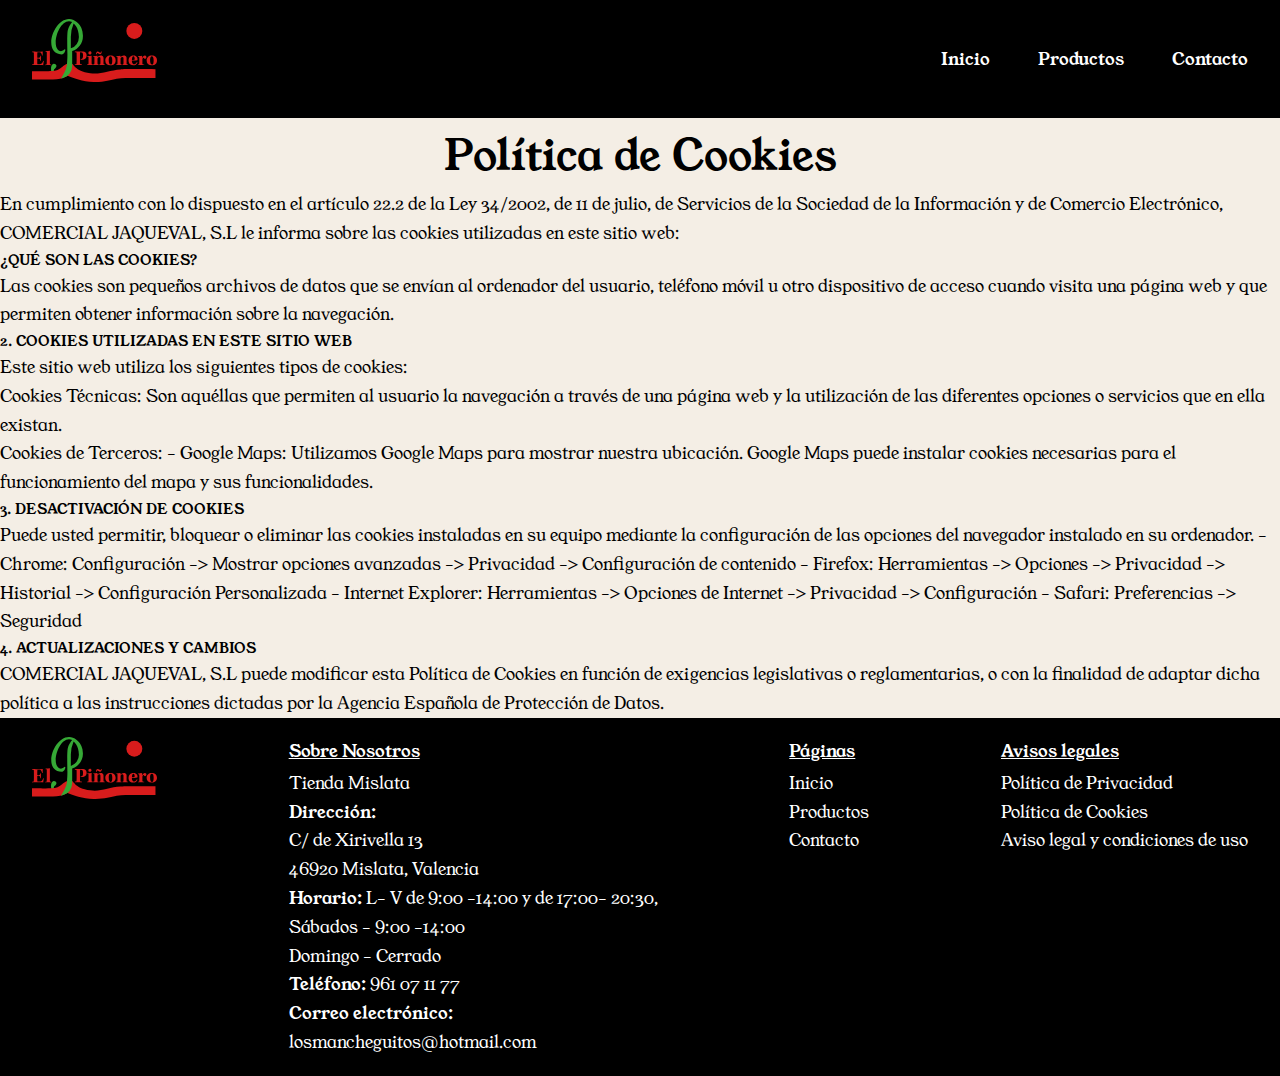
<file: cookies.html>
<!DOCTYPE html>
<html lang="en">
<head>
    <meta charset="UTF-8">
    <meta name="viewport" content="width=device-width, initial-scale=1.0">
    <meta name="description"
          content="Charcutería El Piñonero en Valencia. Especialistas en embutidos, quesos manchegos, jamón ibérico y productos típicos de Castilla-La Mancha. Calidad artesanal.">
    <meta name="keywords"
          content="charcutería Valencia, productos Castilla-La Mancha, embutidos manchegos, jamón ibérico Valencia, quesos manchegos, productos artesanales, El Piñonero,jamon ,morcilla,chorizo,fiambre,calidad">
    <meta name="author" content="Charcutería El Piñonero valencia">

    <link rel="stylesheet" href="./css/styles.css">
    <link rel="shortcut icon" href="img/iconos/logo_piñonero_svg_final.svg" type="image/x-icon">
    <title>El Piñonero Valencia</title>
</head>

<body>
<div class="total_doc">

    <!-- nav-->

    <nav class="nav_part">
        <div class="container">

            <div class="movil_nav_top">
                <div class="box movil_solo tienda_vis">

                    <svg class="icono" width="800px" height="800px" viewBox="0 0 512 512" xml:space="preserve"
                         xmlns="http://www.w3.org/2000/svg">
  <g id="Layer_1"/>
                        <g id="Layer_2">
  <g>
  <path d="M97.7,114.7h43.9l22.6,65.7l12,39.8c0,0,0,0.1,0,0.1l14.8,49.1c0,0.1,0.1,0.2,0.1,0.3l9.1,30.1h-3.5
   c-18.1,0-32.8,14.7-32.8,32.8s14.7,32.8,32.8,32.8h16.3c-2.8,4.7-4.5,10.2-4.5,16c0,17.1,13.9,31,31,31s31-13.9,31-31
   c0-5.9-1.6-11.3-4.5-16h59.5c-2.8,4.7-4.5,10.2-4.5,16c0,17.1,13.9,31,31,31s31-13.9,31-31c0-5.9-1.6-11.3-4.5-16h13.5
   c4.1,0,7.5-3.4,7.5-7.5s-3.4-7.5-7.5-7.5H196.6c-9.8,0-17.8-8-17.8-17.8s8-17.8,17.8-17.8h13.6h39c0,0,0,0,0,0c0,0,0,0,0,0h87
   c0,0,0,0,0,0c0,0,0,0,0,0h39c3.3,0,6.2-2.2,7.2-5.3l12-39.8c0-0.1,0-0.1,0-0.2l26.9-89.2c0.7-2.3,0.3-4.7-1.2-6.6s-3.6-3-6-3
    h-53.1c0,0,0,0-0.1,0h-68.3c0,0,0,0,0,0s0,0,0,0h-68.3c0,0-0.1,0-0.1,0h-47.7l-22.6-65.8c-1-3-3.9-5.1-7.1-5.1H97.7
    c-4.1,0-7.5,3.4-7.5,7.5S93.6,114.7,97.7,114.7z M255.5,381.3c0,8.8-7.2,16-16,16s-16-7.2-16-16s7.2-16,16-16
    S255.5,372.5,255.5,381.3z M368.1,381.3c0,8.8-7.2,16-16,16s-16-7.2-16-16s7.2-16,16-16S368.1,372.5,368.1,381.3z M381.8,259.7
    h-28.7l6.6-34.2h32.4L381.8,259.7z M337.8,259.7h-37.5v-34.2h44.2L337.8,259.7z M300.3,299.7v-25h34.6l-4.8,25H300.3z
    M255.5,299.7l-4.8-25h34.6v25H255.5z M208.3,274.7h27.1l4.8,25h-24.4L208.3,274.7z M300.3,210.5v-25h51.9l-4.8,25H300.3z
    M285.3,210.5h-47.1l-4.8-25h51.9V210.5z M285.3,225.5v34.2h-37.5l-6.6-34.2H285.3z M232.5,259.7h-28.7l-10.3-34.2h32.4
    L232.5,259.7z M369.8,299.7h-24.4l4.8-25h27.1L369.8,299.7z M396.7,210.5h-34l4.8-25h36.7L396.7,210.5z M218.1,185.5l4.8,25h-34    l-7.5-25H218.1z"/>
  </g>
  </g>
  </svg>
                </div>
                <div class="nav_box">
                    <a href="index.html">
                        <div class="logo_box">
                            <img class="icono logo" src="./img/iconos/logo_piñonero_svg_final.svg" alt="pinonero logo">
                        </div>
                    </a>
                </div>

                <div class="box movil_solo" id="ham_button">
                    <svg class="icono" width="800px" height="800px" viewBox="0 0 24 24"
                         xmlns="http://www.w3.org/2000/svg">
                        <path fill-rule="evenodd" clip-rule="evenodd" d="M3 6C3 5.44772 3.44772 5 4 5H20C20.5523 5 21 5.44772 21 6C21 6.55228 20.5523 7 20 7H4C3.44772 7
                3 6.55228 3 6ZM3 12C3 11.4477 3.44772 11 4 11H20C20.5523 11 21 11.4477 21 12C21 12.5523 20.5523 13 20 13H4C3.44772 13 3 12.5523 3 12ZM3 18C3 17.4477
                3.44772 17 4 17H20C20.5523 17 21 17.4477 21 18C21 18.5523 20.5523 19 20 19H4C3.44772 19 3 18.5523 3 18Z"/>
                    </svg>
                </div>

            </div>

            <ul class="nav_list no_movil" id="nav_list">
                <li><a href="index.html">Inicio</a></li>
                <li><a href="productos.html">Productos</a></li>
                <li><a href="contacto.html">Contacto</a></li>
            </ul>
        </div>

    </nav>
    <h2>Política de Cookies </h2>
    <!--fin nav-->
    <main class="main_avisos">

        <p> En cumplimiento con lo dispuesto en el artículo 22.2 de la Ley 34/2002, de 11 de julio, de Servicios de la
            Sociedad de la Información y de Comercio Electrónico, COMERCIAL JAQUEVAL, S.L le informa sobre las cookies
            utilizadas en este sitio web: </p>


        <h5>¿QUÉ SON LAS COOKIES? </h5>

        <p> Las cookies son pequeños archivos de datos que se envían al ordenador del usuario, teléfono móvil u otro
            dispositivo de acceso cuando visita una página web y que permiten obtener información sobre la
            navegación. </p>

        <h5> 2. COOKIES UTILIZADAS EN ESTE SITIO WEB </h5>

        <p> Este sitio web utiliza los siguientes tipos de cookies: <br>

            Cookies Técnicas: Son aquéllas que permiten al usuario la navegación a través de una página web y la
            utilización de las diferentes opciones o servicios que en ella existan. <br>

            Cookies de Terceros:
            - Google Maps: Utilizamos Google Maps para mostrar nuestra ubicación. Google Maps puede instalar cookies
            necesarias para el funcionamiento del mapa y sus funcionalidades. </p>

        <h5> 3. DESACTIVACIÓN DE COOKIES </h5>

        <p> Puede usted permitir, bloquear o eliminar las cookies instaladas en su equipo mediante la configuración de
            las opciones del navegador instalado en su ordenador.

            - Chrome: Configuración -> Mostrar opciones avanzadas -> Privacidad -> Configuración de contenido
            - Firefox: Herramientas -> Opciones -> Privacidad -> Historial -> Configuración Personalizada
            - Internet Explorer: Herramientas -> Opciones de Internet -> Privacidad -> Configuración
            - Safari: Preferencias -> Seguridad</p>

        <h5>4. ACTUALIZACIONES Y CAMBIOS </h5>

        <p>COMERCIAL JAQUEVAL, S.L puede modificar esta Política de Cookies en función de exigencias legislativas o
            reglamentarias, o con la finalidad de adaptar dicha política a las instrucciones dictadas por la Agencia
            Española de Protección de Datos.</p>
    </main>


    <!-- footer -->

    <footer class="footer_part">
        <div class="container">
            <div class="logo_box">
                <a href="index.html"><img class="icono logo" src="./img/iconos/logo_piñonero_svg_final.svg"
                                          alt="pinonero logo"> </a>
            </div>
            <div class="footer_col">
                <h5>Sobre Nosotros</h5>
                <ul>

                    <li>Tienda Mislata</li>
                    <li><strong>Dirección: </strong></li>
                    <li>C/ de Xirivella 13 <br/>46920 Mislata, Valencia</li>
                    <li><strong> Horario:</strong> L- V de 9:00 -14:00 y de 17:00- 20:30, <br> Sábados - 9:00 -14:00
                        <br>
                        Domingo - Cerrado
                    </li>
                    <li><strong> Teléfono:</strong> 961 07 11 77</li>
                    <li><strong> Correo electrónico:</strong> <br> losmancheguitos@hotmail.com</li>

                </ul>
            </div>
            <div class="footer_col">
                <h5>Páginas</h5>
                <ul>
                    <li><a href="index.html">Inicio</a></li>
                    <li><a href="productos.html">Productos</a></li>
                    <li><a href="contacto.html">Contacto</a></li>
                </ul>
            </div>
            <div class="footer_col">
                <h5>Avisos legales</h5>
                <ul>
                    <li><a href="privacidad.html">Política de Privacidad</a></li>
                    <li><a href="cookies.html">Política de Cookies</a></li>
                    <li><a href="aviso_legal.html">Aviso legal y condiciones de uso</a></li>
                </ul>
            </div>

        </div>

    </footer>
</div>
<!-- fin footer -->

<script>

    document.getElementById("ham_button").addEventListener("click", () => {
        let dropNav = document.getElementById("nav_list").classList


        if (!dropNav.contains("no_movil")) {
            dropNav.add("no_movil");
        } else {
            dropNav.remove("no_movil");
        }
    })


</script>
</body>
</html>
</file>
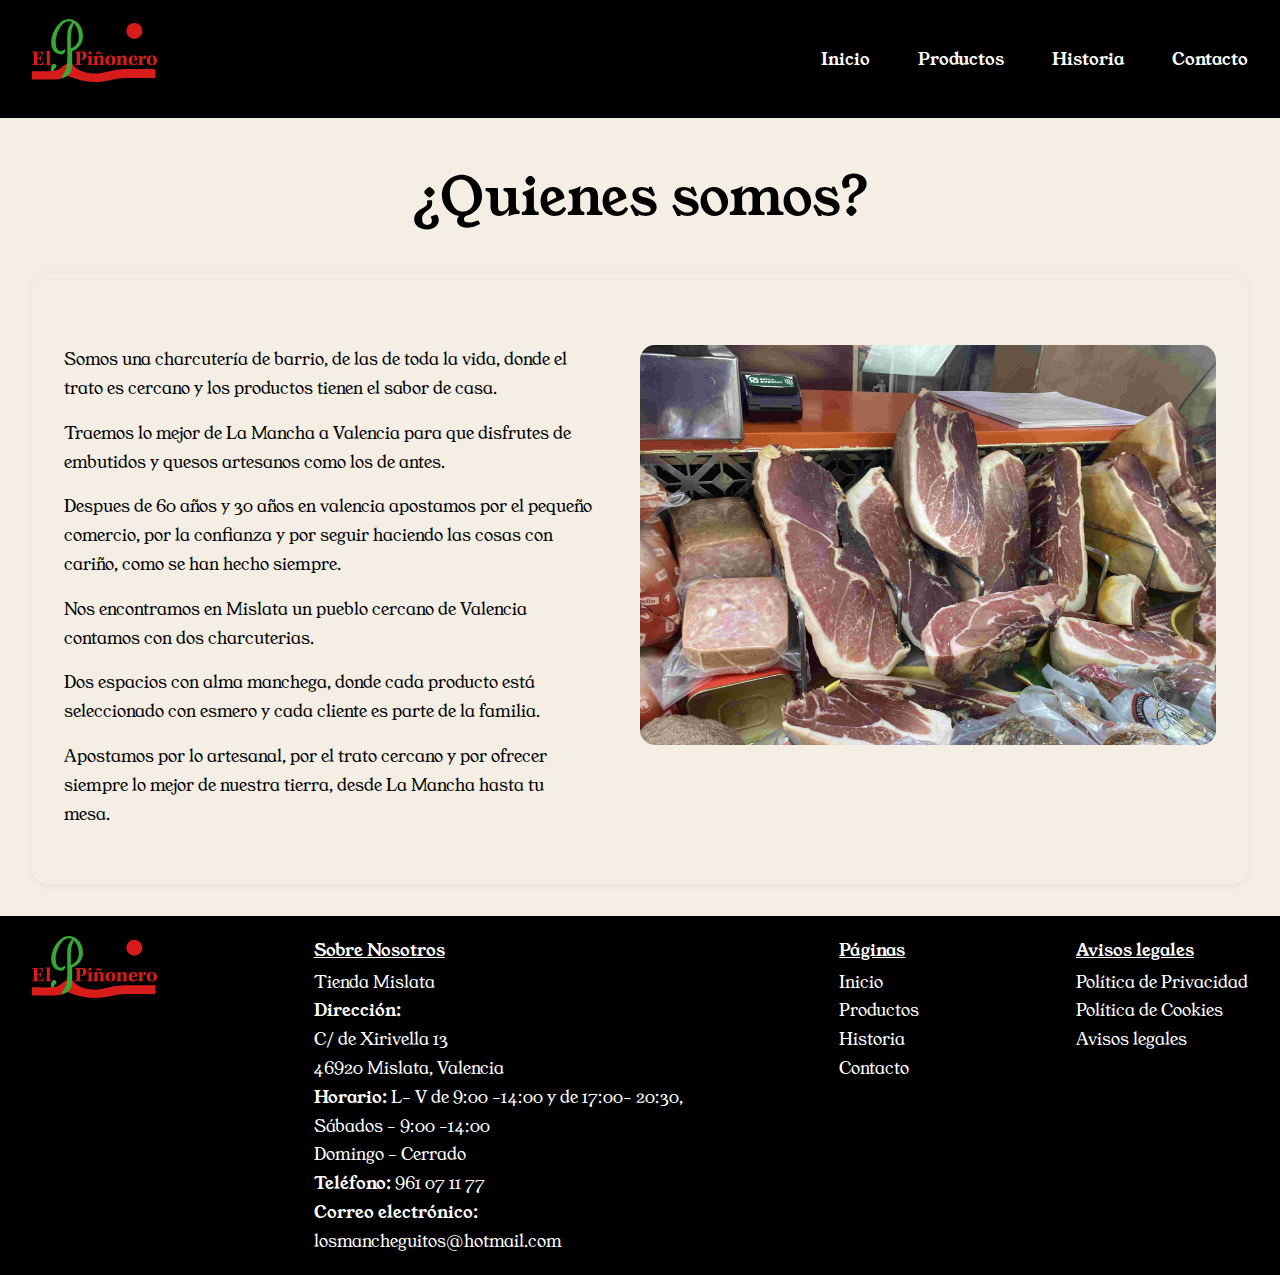
<file: historia.html>
<!DOCTYPE html>
<html lang="en">
<head>
    <meta charset="UTF-8">
    <meta name="viewport" content="width=device-width, initial-scale=1.0">
    <meta name="description" content= "Charcutería El Piñonero en Valencia. Especialistas en embutidos, quesos manchegos, jamón ibérico y productos típicos de Castilla-La Mancha. Calidad artesanal.">
    <meta name="keywords" content="charcutería Valencia, productos Castilla-La Mancha, embutidos manchegos, jamón ibérico Valencia, quesos manchegos, productos artesanales, El Piñonero,jamon ,morcilla,chorizo,fiambre,calidad">
    <meta name="author" content="Charcutería El Piñonero valencia">

    <link rel="stylesheet" href="css/styles.css">
    <link rel="shortcut icon" href="img/iconos/logo_piñonero_svg_final.svg" type="image/x-icon">
    <title>El Piñonero Valencia | Historia</title>
</head>
<body>
  <div class="total_doc">

<!-- nav-->
    <!-- nav-->
    <nav class="nav_part">
      <div class="container">

        <div class="movil_nav_top">
          <div class="box movil_solo tienda_vis">

            <svg  class="icono" width="800px" height="800px" viewBox="0 0 512 512"  xml:space="preserve" xmlns="http://www.w3.org/2000/svg">
  <g id="Layer_1"/>
              <g id="Layer_2">
  <g>
  <path d="M97.7,114.7h43.9l22.6,65.7l12,39.8c0,0,0,0.1,0,0.1l14.8,49.1c0,0.1,0.1,0.2,0.1,0.3l9.1,30.1h-3.5
   c-18.1,0-32.8,14.7-32.8,32.8s14.7,32.8,32.8,32.8h16.3c-2.8,4.7-4.5,10.2-4.5,16c0,17.1,13.9,31,31,31s31-13.9,31-31
   c0-5.9-1.6-11.3-4.5-16h59.5c-2.8,4.7-4.5,10.2-4.5,16c0,17.1,13.9,31,31,31s31-13.9,31-31c0-5.9-1.6-11.3-4.5-16h13.5
   c4.1,0,7.5-3.4,7.5-7.5s-3.4-7.5-7.5-7.5H196.6c-9.8,0-17.8-8-17.8-17.8s8-17.8,17.8-17.8h13.6h39c0,0,0,0,0,0c0,0,0,0,0,0h87
   c0,0,0,0,0,0c0,0,0,0,0,0h39c3.3,0,6.2-2.2,7.2-5.3l12-39.8c0-0.1,0-0.1,0-0.2l26.9-89.2c0.7-2.3,0.3-4.7-1.2-6.6s-3.6-3-6-3
    h-53.1c0,0,0,0-0.1,0h-68.3c0,0,0,0,0,0s0,0,0,0h-68.3c0,0-0.1,0-0.1,0h-47.7l-22.6-65.8c-1-3-3.9-5.1-7.1-5.1H97.7
    c-4.1,0-7.5,3.4-7.5,7.5S93.6,114.7,97.7,114.7z M255.5,381.3c0,8.8-7.2,16-16,16s-16-7.2-16-16s7.2-16,16-16
    S255.5,372.5,255.5,381.3z M368.1,381.3c0,8.8-7.2,16-16,16s-16-7.2-16-16s7.2-16,16-16S368.1,372.5,368.1,381.3z M381.8,259.7
    h-28.7l6.6-34.2h32.4L381.8,259.7z M337.8,259.7h-37.5v-34.2h44.2L337.8,259.7z M300.3,299.7v-25h34.6l-4.8,25H300.3z
    M255.5,299.7l-4.8-25h34.6v25H255.5z M208.3,274.7h27.1l4.8,25h-24.4L208.3,274.7z M300.3,210.5v-25h51.9l-4.8,25H300.3z
    M285.3,210.5h-47.1l-4.8-25h51.9V210.5z M285.3,225.5v34.2h-37.5l-6.6-34.2H285.3z M232.5,259.7h-28.7l-10.3-34.2h32.4
    L232.5,259.7z M369.8,299.7h-24.4l4.8-25h27.1L369.8,299.7z M396.7,210.5h-34l4.8-25h36.7L396.7,210.5z M218.1,185.5l4.8,25h-34    l-7.5-25H218.1z"/>
  </g>
  </g>
  </svg>
          </div>
          <div class="nav_box">
            <a href="index.html">
              <div class="logo_box">
                <img class="icono logo" src="./img/iconos/logo_piñonero_svg_final.svg" alt="pinonero logo">
              </div>
            </a>
          </div>

          <div class="box movil_solo" id="ham_button">
            <svg class="icono" width="800px" height="800px" viewBox="0 0 24 24"  xmlns="http://www.w3.org/2000/svg">
              <path fill-rule="evenodd" clip-rule="evenodd"  d="M3 6C3 5.44772 3.44772 5 4 5H20C20.5523 5 21 5.44772 21 6C21 6.55228 20.5523 7 20 7H4C3.44772 7
                3 6.55228 3 6ZM3 12C3 11.4477 3.44772 11 4 11H20C20.5523 11 21 11.4477 21 12C21 12.5523 20.5523 13 20 13H4C3.44772 13 3 12.5523 3 12ZM3 18C3 17.4477
                3.44772 17 4 17H20C20.5523 17 21 17.4477 21 18C21 18.5523 20.5523 19 20 19H4C3.44772 19 3 18.5523 3 18Z" />
            </svg>
          </div>

        </div>


        <ul class="nav_list no_movil" id="nav_list">
          <li><a href="index.html">Inicio</a></li>
          <li><a href="productos.html">Productos</a></li>
          <li><a href="historia.html">Historia</a></li>
          <li><a href="contacto.html">Contacto</a></li>
        </ul>
      </div>

    </nav>

    <!--fin nav-->

    <!--header-->
    <header class="vertical_container">
        <div class="container">
          <h1>¿Quienes somos?</h1>
        </div>
    </header>

    <main class="main_part">
      <div class="container">
        <section>

          <div class="vertical_container bloque">
            <h2 ></h2>
            <div class="hor_con stretch_it">
              <div class="bloque_texto flex_flip">
                <p>Somos una charcutería de barrio, de las de toda la vida, donde el trato es cercano y los productos tienen el sabor de casa. </p>
                <p>Traemos lo mejor de La Mancha a Valencia para que disfrutes de embutidos y quesos artesanos como los de antes.</p>
                <p>Despues de 60 años  y 30 años en valencia apostamos por el pequeño comercio, por la confianza y por seguir haciendo las cosas con cariño, como se han hecho siempre.</p>
                <p>Nos encontramos en Mislata un pueblo cercano de Valencia  contamos con dos charcuterias.</p>
                <p>Dos espacios con alma manchega, donde cada producto está seleccionado con esmero y cada cliente es parte de la familia.</p>
                <p>Apostamos por lo artesanal, por el trato cercano y por ofrecer siempre lo mejor de nuestra tierra, desde La Mancha hasta tu mesa.</p>
              </div>
              <div class="bloque_img">
              <figure>
                <img class="rounded_img" src="img/fotos_cel/jamon2.jpg" alt="jamon">
              </figure>
              </div>
            </div>
          </div>
    </main>
    
    <!-- footer -->

    <footer class="footer_part">
      <div class="container">
        <div class="logo_box">
          <a href="index.html"><img class="icono logo" src="./img/iconos/logo_piñonero_svg_final.svg" alt="pinonero logo"> </a>
        </div>
        <div class="footer_col">
          <h5>Sobre Nosotros</h5>
          <ul>

            <li>Tienda Mislata</li>
            <li><strong>Dirección: </strong></li>
            <li>C/ de Xirivella 13 <br/>46920 Mislata, Valencia</li>
            <li><strong> Horario:</strong> L- V de 9:00 -14:00 y de 17:00- 20:30, <br> Sábados - 9:00 -14:00 <br>
              Domingo - Cerrado
            </li>
            <li><strong> Teléfono:</strong> 961 07 11 77</li>
            <li><strong> Correo electrónico:</strong> <br> losmancheguitos@hotmail.com</li>

          </ul>
        </div>
        <div class="footer_col">
          <h5>Páginas</h5>
          <ul>
            <li><a href="index.html">Inicio</a></li>
            <li><a href="productos.html">Productos</a></li>
            <li><a href="historia.html">Historia</a></li>
            <li><a href="contacto.html">Contacto</a></li>
          </ul>
        </div>
        <div class="footer_col">
          <h5>Avisos legales</h5>
          <ul>
            <li><a href="privacidad.html">Política de Privacidad</a></li>
            <li><a href="cookies.html">Política de Cookies</a></li>
            <li><a href="aviso_legal.html">Avisos legales</a></li>
          </ul>
        </div>

      </div>

    </footer>
  </div>
<!-- fin footer -->


<script>

  document.getElementById("ham_button").addEventListener("click", () =>{
    let dropNav = document.getElementById("nav_list").classList


    if (!dropNav.contains("no_movil")){
      dropNav.add("no_movil");
    } else {
      dropNav.remove("no_movil");
    }
  } )


</script>
</body>
</html>
</file>
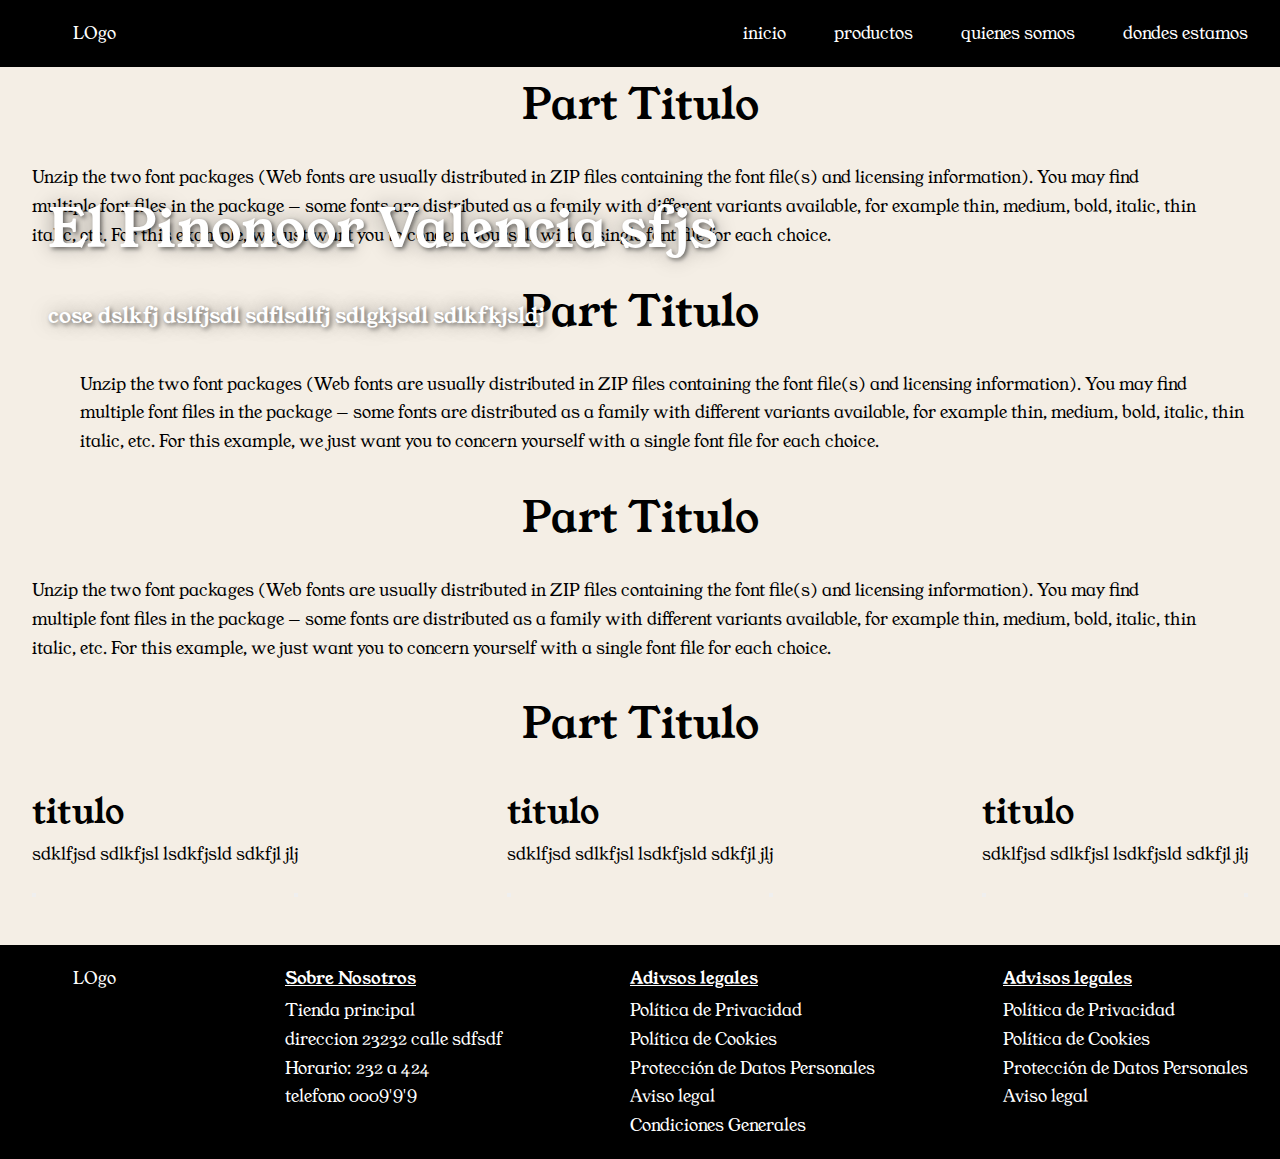
<file: pinonero_prototipo.html>
<!DOCTYPE html>
<html lang="en">
<head>
  <meta charset="UTF-8">
  <meta name="viewport" content="width=device-width, initial-scale=1.0">
  <link rel="stylesheet" href="./css/styles.css">
  <title>Document</title>
</head>
<body>
  <div class="total_doc">


		<nav class="nav_part">
			<div class="container escritorio">

        <div class="movil_nav_top">
          <div class="box movil_solo">
            <p>C</p>
          </div>
          <div class="logo_box">
            <p>LOgo</p>
          </div>
          <button type="button" class="box movil_solo" id="ham_button">///</button>
        </div>
        
        
        <ul class="nav_list" id="nav_list">
          <li>inicio</li>
          <li>productos</li>
          <li>quienes somos</li>
          <li>dondes estamos</li>
        </ul>
			</div>

		</nav>

   <header class="header_part">
    <div class="container">
      <div class="header_big">
        <div class="header_image">
        </div>
          <div class="header_texto">
            <h1> El Pinonoor Valencia sfjs</h1>
            <p>cose dslkfj dslfjsdl sdflsdlfj  sdlgkjsdl sdlkfkjsldj</p>
        </div>
      </div>
    </div>
   </header>


		<main class="main_part">
      <div class="container">
        
        <div class="vert_con">
          <h2>Part Titulo</h2>
          <div class="hor_con">
            <div class="producto_texto flex_flip">
              <p>Unzip the two font packages (Web fonts are usually distributed in ZIP files containing the font file(s) and licensing information). You may find multiple font files in the package — some fonts are distributed as a family with different variants available, for example thin, medium, bold, italic, thin italic, etc. 
                For this example, we just want you to concern yourself with a single font file for each choice.</p>
            </div>
            <div class="producto_img"></div>
          </div>
        </div>


        
          <div class="vert_con">
          <h2>Part Titulo</h2>
          <div class="hor_con">
            <div class="producto_img"></div>
            <div class="producto_texto">
              <p>Unzip the two font packages (Web fonts are usually distributed in ZIP files containing the font file(s) and licensing information). You may find multiple font files in the package — some fonts are distributed as a family with different variants available, for example thin, medium, bold, italic, thin italic, etc. 
                For this example, we just want you to concern yourself with a single font file for each choice.</p>
            </div>
            
          </div>
        </div>


        <div class="vert_con">
          <h2>Part Titulo</h2>
          <div class="hor_con">
            <div class="producto_texto flex_flip">
              <p>Unzip the two font packages (Web fonts are usually distributed in ZIP files containing the font file(s) and licensing information). You may find multiple font files in the package — some fonts are distributed as a family with different variants available, for example thin, medium, bold, italic, thin italic, etc. 
                For this example, we just want you to concern yourself with a single font file for each choice.</p>
            </div>
            <div class="producto_img"></div>
          </div>
        </div>




        <div class="vert_con">
          <h2>Part Titulo</h2>
          <div class="hor_con spc_btw">

            <div class="third_part">
              <h3>titulo</h3>
              <div class=third_img>
              </div>
              <div class="third_texto">
                <p>sdklfjsd sdlkfjsl lsdkfjsld  sdkfjl jlj</p>
              </div>
              <div class="third_btns_div hor_con spc_btw">
                <button></button>
                <button></button>
              </div>
            </div>



            <div class="third_part">
              <h3>titulo</h3>
              <div class=third_img>
              </div>
              <div class="third_texto">
                <p>sdklfjsd sdlkfjsl lsdkfjsld  sdkfjl jlj</p>
              </div>
              <div class="third_btns_div hor_con spc_btw">
                <button></button>
                <button></button>
              </div>
            </div>


            <div class="third_part">
              <h3>titulo</h3>
              <div class=third_img>
              </div>
              <div class="third_texto">
                <p>sdklfjsd sdlkfjsl lsdkfjsld  sdkfjl jlj</p>
              </div>
              <div class="third_btns_div hor_con spc_btw">
                <button></button>
                <button></button>
              </div>
            </div>
          </div>

        </div>


      </div>
		</main>
    <footer class="footer_part">
      <div class="container">
        <div class="logo_box">
          <p>LOgo</p>
        </div>
        <div class="footer_col">
          <h5>Sobre Nosotros</h5>
          <ul>
            <li>Tienda principal</li>
            <li>direccion  23232 calle sdfsdf </li>
            <li>Horario: 232 a 424</li>
            <li>telefono  0009'9'9</li>
          </ul>
        </div>
        <div class="footer_col">
          <h5>Adivsos legales</h5>
          <ul>
            <li>Política de Privacidad</li>
            <li>Política de Cookies</li>
            <li>Protección de Datos Personales</li>
            <li>Aviso legal</li>
            <li>Condiciones Generales</li>
          </ul>
        </div>
        <div class="footer_col">
          <h5>Advisos legales</h5>
          <ul>
            <li><a href="">Política de Privacidad</a></li>
            <li><a href="">Política de Cookies</a></li>
            <li><a href="">Protección de Datos Personales</a></li>
            <li><a href="">Aviso legal</a></li>
          
          </ul>
        </div>

      </div>

    </footer>
	</div>


<script>

  document.getElementById("ham_button").addEventListener("click", () =>{
    let dropNav = document.getElementById("nav_list");
    if (dropNav.style.display ==="flex"){
      dropNav.style.display ="none";
    } else {
      dropNav.style.display = "flex";
    }
  } )


</script>
</body>
</html>
</file>
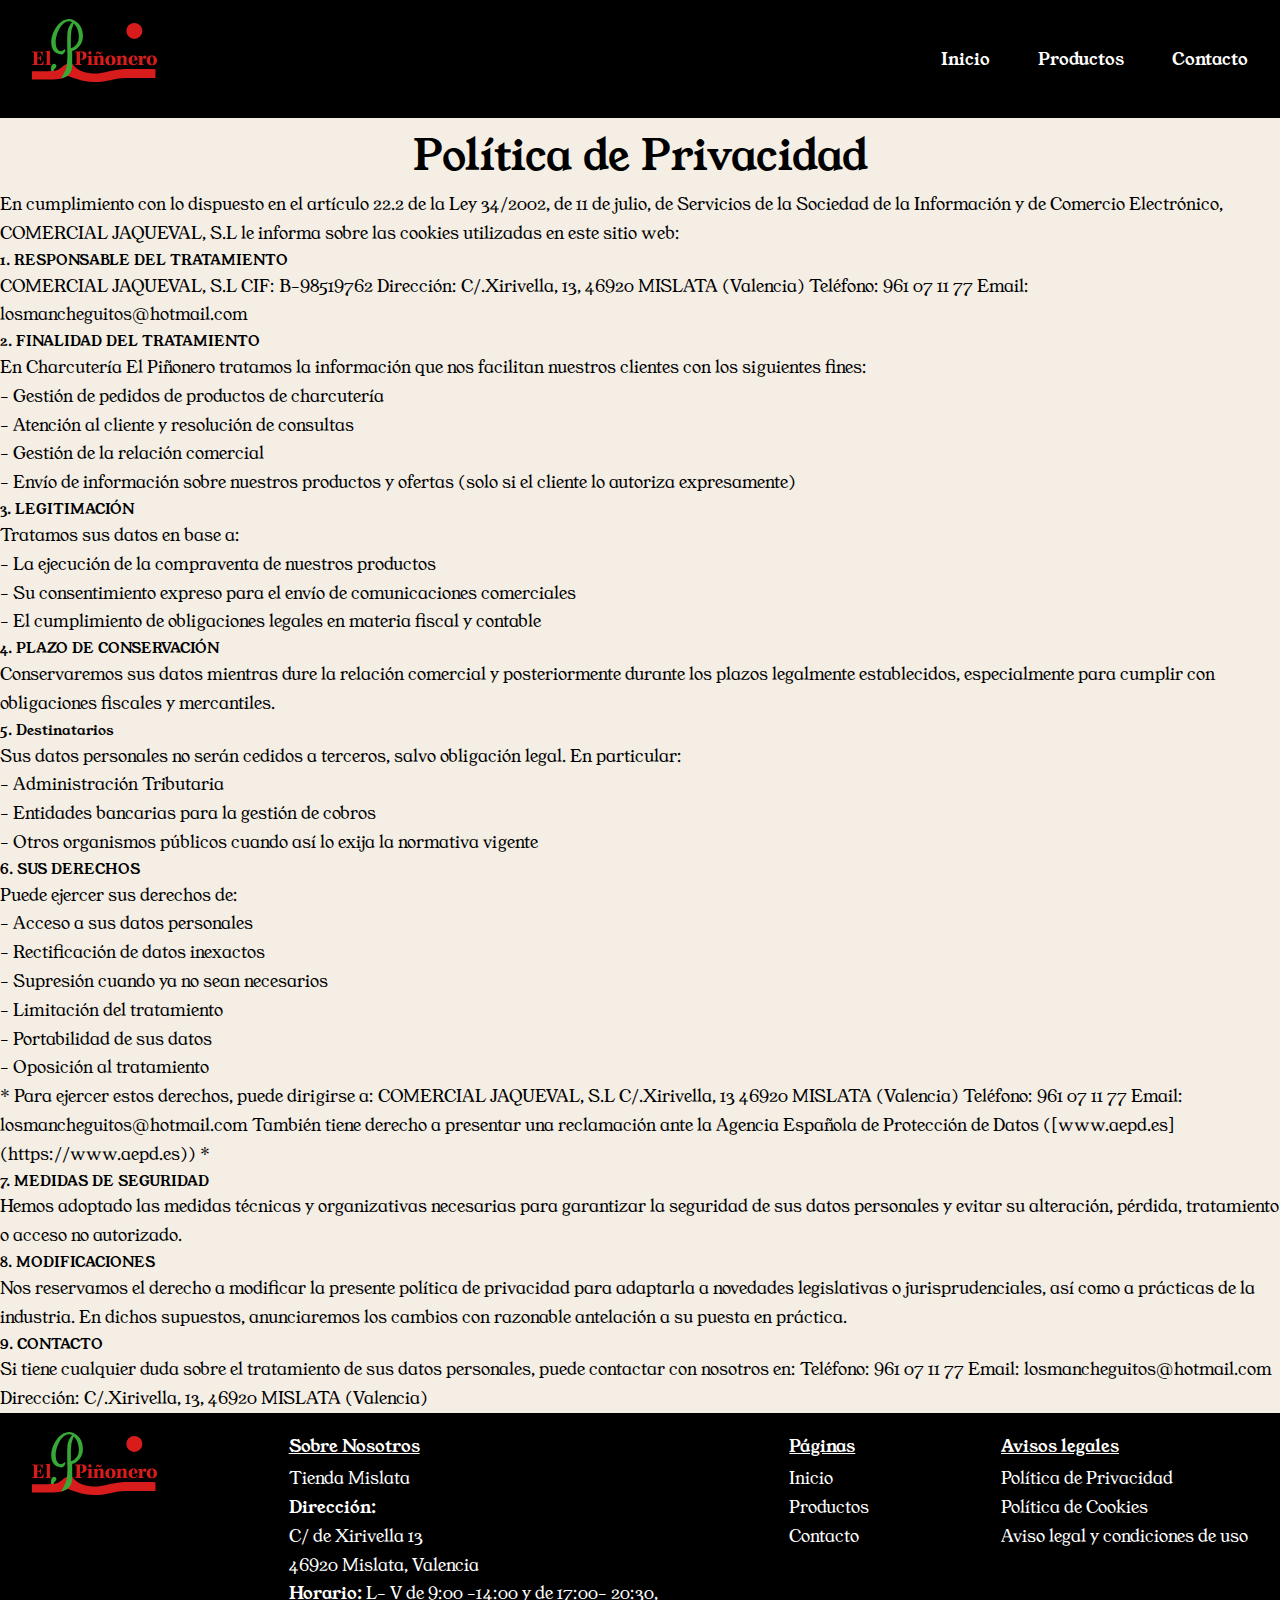
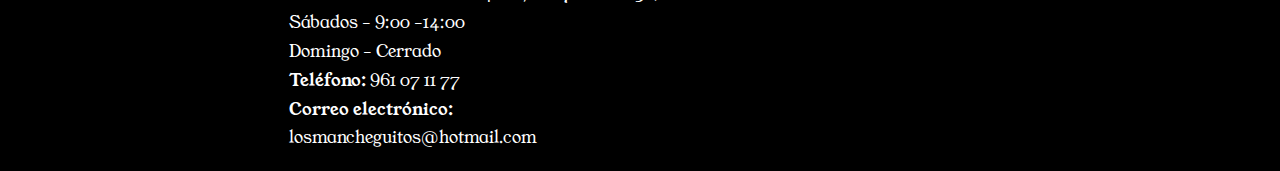
<file: privacidad.html>
<!DOCTYPE html>
<html lang="en">
<head>
    <meta charset="UTF-8">
    <meta name="viewport" content="width=device-width, initial-scale=1.0">
    <meta name="description"
          content="Charcutería El Piñonero en Valencia. Especialistas en embutidos, quesos manchegos, jamón ibérico y productos típicos de Castilla-La Mancha. Calidad artesanal.">
    <meta name="keywords"
          content="charcutería Valencia, productos Castilla-La Mancha, embutidos manchegos, jamón ibérico Valencia, quesos manchegos, productos artesanales, El Piñonero,jamon ,morcilla,chorizo,fiambre,calidad">
    <meta name="author" content="Charcutería El Piñonero valencia">

    <link rel="stylesheet" href="./css/styles.css">
    <link rel="shortcut icon" href="img/iconos/logo_piñonero_svg_final.svg" type="image/x-icon">
    <title>El Piñonero Valencia</title>
</head>

<body>
<div class="total_doc">

    <!-- nav-->

    <nav class="nav_part">
        <div class="container">

            <div class="movil_nav_top">
                <div class="box movil_solo tienda_vis">

                    <svg class="icono" width="800px" height="800px" viewBox="0 0 512 512" xml:space="preserve"
                         xmlns="http://www.w3.org/2000/svg">
  <g id="Layer_1"/>
                        <g id="Layer_2">
  <g>
  <path d="M97.7,114.7h43.9l22.6,65.7l12,39.8c0,0,0,0.1,0,0.1l14.8,49.1c0,0.1,0.1,0.2,0.1,0.3l9.1,30.1h-3.5
   c-18.1,0-32.8,14.7-32.8,32.8s14.7,32.8,32.8,32.8h16.3c-2.8,4.7-4.5,10.2-4.5,16c0,17.1,13.9,31,31,31s31-13.9,31-31
   c0-5.9-1.6-11.3-4.5-16h59.5c-2.8,4.7-4.5,10.2-4.5,16c0,17.1,13.9,31,31,31s31-13.9,31-31c0-5.9-1.6-11.3-4.5-16h13.5
   c4.1,0,7.5-3.4,7.5-7.5s-3.4-7.5-7.5-7.5H196.6c-9.8,0-17.8-8-17.8-17.8s8-17.8,17.8-17.8h13.6h39c0,0,0,0,0,0c0,0,0,0,0,0h87
   c0,0,0,0,0,0c0,0,0,0,0,0h39c3.3,0,6.2-2.2,7.2-5.3l12-39.8c0-0.1,0-0.1,0-0.2l26.9-89.2c0.7-2.3,0.3-4.7-1.2-6.6s-3.6-3-6-3
    h-53.1c0,0,0,0-0.1,0h-68.3c0,0,0,0,0,0s0,0,0,0h-68.3c0,0-0.1,0-0.1,0h-47.7l-22.6-65.8c-1-3-3.9-5.1-7.1-5.1H97.7
    c-4.1,0-7.5,3.4-7.5,7.5S93.6,114.7,97.7,114.7z M255.5,381.3c0,8.8-7.2,16-16,16s-16-7.2-16-16s7.2-16,16-16
    S255.5,372.5,255.5,381.3z M368.1,381.3c0,8.8-7.2,16-16,16s-16-7.2-16-16s7.2-16,16-16S368.1,372.5,368.1,381.3z M381.8,259.7
    h-28.7l6.6-34.2h32.4L381.8,259.7z M337.8,259.7h-37.5v-34.2h44.2L337.8,259.7z M300.3,299.7v-25h34.6l-4.8,25H300.3z
    M255.5,299.7l-4.8-25h34.6v25H255.5z M208.3,274.7h27.1l4.8,25h-24.4L208.3,274.7z M300.3,210.5v-25h51.9l-4.8,25H300.3z
    M285.3,210.5h-47.1l-4.8-25h51.9V210.5z M285.3,225.5v34.2h-37.5l-6.6-34.2H285.3z M232.5,259.7h-28.7l-10.3-34.2h32.4
    L232.5,259.7z M369.8,299.7h-24.4l4.8-25h27.1L369.8,299.7z M396.7,210.5h-34l4.8-25h36.7L396.7,210.5z M218.1,185.5l4.8,25h-34    l-7.5-25H218.1z"/>
  </g>
  </g>
  </svg>
                </div>
                <div class="nav_box">
                    <a href="index.html">
                        <div class="logo_box">
                            <img class="icono logo" src="./img/iconos/logo_piñonero_svg_final.svg" alt="pinonero logo">
                        </div>
                    </a>
                </div>

                <div class="box movil_solo" id="ham_button">
                    <svg class="icono" width="800px" height="800px" viewBox="0 0 24 24"
                         xmlns="http://www.w3.org/2000/svg">
                        <path fill-rule="evenodd" clip-rule="evenodd" d="M3 6C3 5.44772 3.44772 5 4 5H20C20.5523 5 21 5.44772 21 6C21 6.55228 20.5523 7 20 7H4C3.44772 7
                3 6.55228 3 6ZM3 12C3 11.4477 3.44772 11 4 11H20C20.5523 11 21 11.4477 21 12C21 12.5523 20.5523 13 20 13H4C3.44772 13 3 12.5523 3 12ZM3 18C3 17.4477
                3.44772 17 4 17H20C20.5523 17 21 17.4477 21 18C21 18.5523 20.5523 19 20 19H4C3.44772 19 3 18.5523 3 18Z"/>
                    </svg>
                </div>

            </div>

            <ul class="nav_list no_movil" id="nav_list">
                <li><a href="index.html">Inicio</a></li>
                <li><a href="productos.html">Productos</a></li>
                <li><a href="contacto.html">Contacto</a></li>
            </ul>
        </div>

    </nav>
    <h2>Política de Privacidad </h2>
    <!--fin nav-->
    <main class="main_avisos">

        <p> En cumplimiento con lo dispuesto en el artículo 22.2 de la Ley 34/2002, de 11 de julio, de Servicios de la
            Sociedad de la Información y de Comercio Electrónico, COMERCIAL JAQUEVAL, S.L le informa sobre las cookies
            utilizadas en este sitio web: </p>


        <h5>1. RESPONSABLE DEL TRATAMIENTO </h5>

        <p> COMERCIAL JAQUEVAL, S.L CIF: B-98519762 Dirección: C/.Xirivella, 13, 46920 MISLATA (Valencia) Teléfono: 961
            07 11 77 Email: losmancheguitos@hotmail.com </p>

        <h5> 2. FINALIDAD DEL TRATAMIENTO </h5>

        <p> En Charcutería El Piñonero tratamos la información que nos facilitan nuestros clientes con los siguientes
            fines:</p>

        <ul>
            <li>- Gestión de pedidos de productos de charcutería</li>
            <li>- Atención al cliente y resolución de consultas</li>
            <li>- Gestión de la relación comercial</li>
            <li> - Envío de información sobre nuestros productos y ofertas (solo si el cliente lo autoriza
                expresamente)
            </li>
        </ul>


        <h5> 3. LEGITIMACIÓN </h5>

        <p> Tratamos sus datos en base a:</p>
        <ul>
            <li>- La ejecución de la compraventa de nuestros productos</li>
            <li>- Su consentimiento expreso para el envío de comunicaciones comerciales</li>
            <li>- El cumplimiento de obligaciones legales en materia fiscal y contable</li>
        </ul>

        <h5>4. PLAZO DE CONSERVACIÓN </h5>

        <p>Conservaremos sus datos mientras dure la relación comercial y posteriormente durante los plazos legalmente
            establecidos, especialmente para cumplir con obligaciones fiscales y mercantiles.</p>

        <h5> 5. Destinatarios</h5>
        <p> Sus datos personales no serán cedidos a terceros, salvo obligación legal. En particular:</p>
        <ul>
            <li>- Administración Tributaria</li>
            <li>- Entidades bancarias para la gestión de cobros</li>
            <li>- Otros organismos públicos cuando así lo exija la normativa vigente</li>
        </ul>


        <h5> 6. SUS DERECHOS </h5>
        <p>Puede ejercer sus derechos de:</p>
        <ul>
            <li>- Acceso a sus datos personales</li>
            <li>- Rectificación de datos inexactos</li>
            <li>- Supresión cuando ya no sean necesarios</li>
            <li>- Limitación del tratamiento</li>
            <li>- Portabilidad de sus datos</li>
            <li>- Oposición al tratamiento</li>
        </ul>

        <p> * Para ejercer estos derechos, puede dirigirse a:
            COMERCIAL JAQUEVAL, S.L C/.Xirivella, 13 46920 MISLATA (Valencia) Teléfono: 961 07 11 77 Email:
            losmancheguitos@hotmail.com
            También tiene derecho a presentar una reclamación ante la Agencia Española de Protección de Datos
            ([www.aepd.es](https://www.aepd.es)) *</p>

        <h5>7. MEDIDAS DE SEGURIDAD</h5>
        <p> Hemos adoptado las medidas técnicas y organizativas necesarias para garantizar la seguridad de sus datos
            personales y evitar su alteración, pérdida, tratamiento o acceso no autorizado.</p>

        <h5>8. MODIFICACIONES</h5>
        <p> Nos reservamos el derecho a modificar la presente política de privacidad para adaptarla a novedades
            legislativas o jurisprudenciales, así como a prácticas de la industria. En dichos supuestos, anunciaremos
            los cambios con razonable antelación a su puesta en práctica. </p>

        <h5>9. CONTACTO</h5>
        <p>Si tiene cualquier duda sobre el tratamiento de sus datos personales, puede contactar con nosotros en:
            Teléfono: 961 07 11 77 Email: losmancheguitos@hotmail.com Dirección: C/.Xirivella, 13, 46920 MISLATA
            (Valencia)</p>

    </main>


    <!-- footer -->

    <footer class="footer_part">
        <div class="container">
            <div class="logo_box">
                <a href="index.html"><img class="icono logo" src="./img/iconos/logo_piñonero_svg_final.svg"
                                          alt="pinonero logo"> </a>
            </div>
            <div class="footer_col">
                <h5>Sobre Nosotros</h5>
                <ul>

                    <li>Tienda Mislata</li>
                    <li><strong>Dirección: </strong></li>
                    <li>C/ de Xirivella 13 <br/>46920 Mislata, Valencia</li>
                    <li><strong> Horario:</strong> L- V de 9:00 -14:00 y de 17:00- 20:30, <br> Sábados - 9:00 -14:00
                        <br>
                        Domingo - Cerrado
                    </li>
                    <li><strong> Teléfono:</strong> 961 07 11 77</li>
                    <li><strong> Correo electrónico:</strong> <br> losmancheguitos@hotmail.com</li>

                </ul>
            </div>
            <div class="footer_col">
                <h5>Páginas</h5>
                <ul>
                    <li><a href="index.html">Inicio</a></li>
                    <li><a href="productos.html">Productos</a></li>
                    <li><a href="contacto.html">Contacto</a></li>
                </ul>
            </div>
            <div class="footer_col">
                <h5>Avisos legales</h5>
                <ul>
                    <li><a href="privacidad.html">Política de Privacidad</a></li>
                    <li><a href="cookies.html">Política de Cookies</a></li>
                    <li><a href="aviso_legal.html">Aviso legal y condiciones de uso</a></li>
                </ul>
            </div>

        </div>

    </footer>
</div>
<!-- fin footer -->

<script>

    document.getElementById("ham_button").addEventListener("click", () => {
        let dropNav = document.getElementById("nav_list").classList


        if (!dropNav.contains("no_movil")) {
            dropNav.add("no_movil");
        } else {
            dropNav.remove("no_movil");
        }
    })


</script>
</body>
</html>
</file>
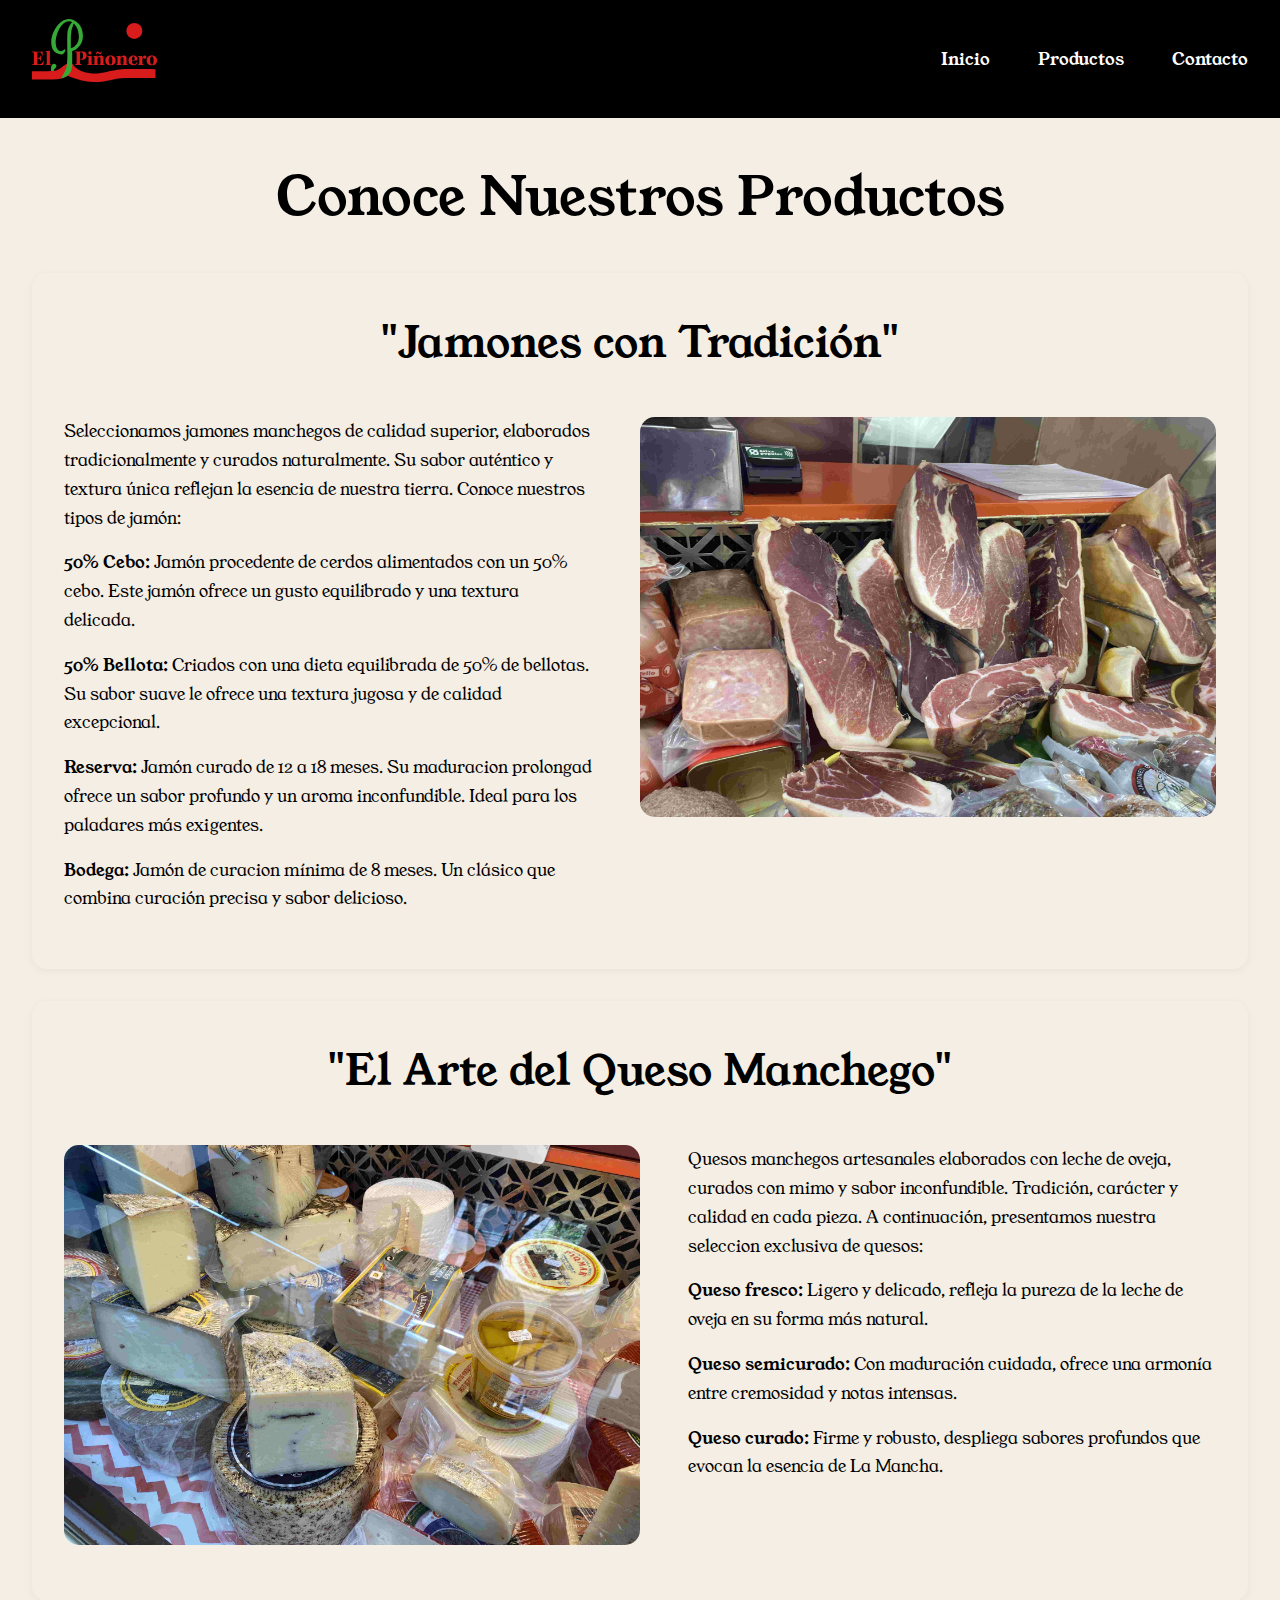
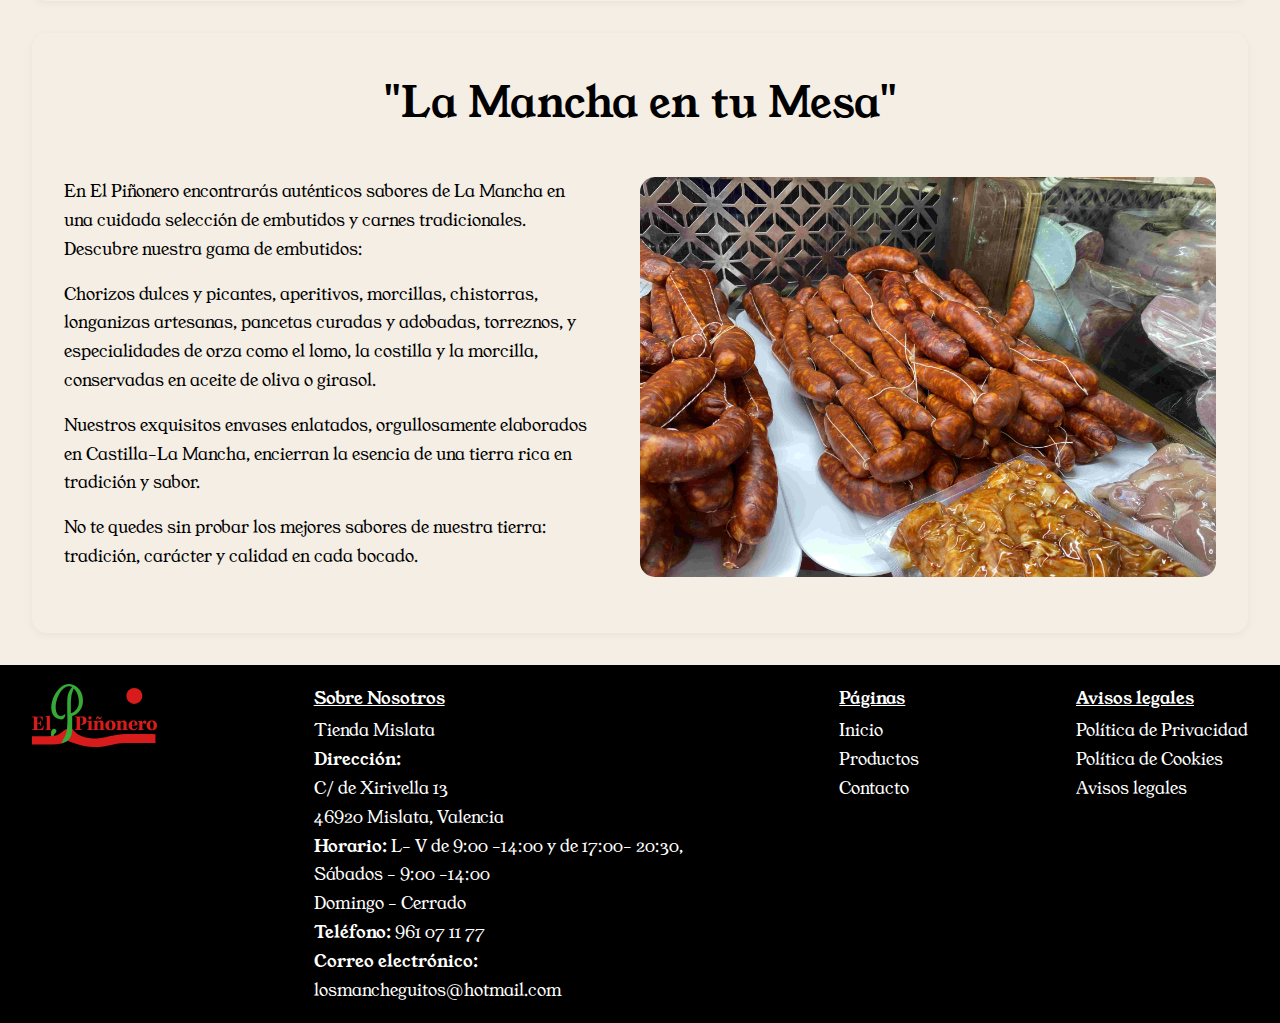
<file: productos.html>
<!DOCTYPE html>
<html lang="en">
<head>
    <meta charset="UTF-8">
    <meta name="viewport" content="width=device-width, initial-scale=1.0">
    <meta name="description" content= "Charcutería El Piñonero en Valencia. Especialistas en embutidos, quesos manchegos, jamón ibérico y productos típicos de Castilla-La Mancha. Calidad artesanal.">
    <meta name="keywords" content="charcutería Valencia, productos Castilla-La Mancha, embutidos manchegos, jamón ibérico Valencia, quesos manchegos, productos artesanales, El Piñonero,jamon ,morcilla,chorizo,fiambre,calidad">
    <meta name="author" content="Charcutería El Piñonero valencia">

    <link rel="stylesheet" href="css/styles.css">
    <link rel="shortcut icon" href="img/iconos/logo_piñonero_svg_final.svg" type="image/x-icon">
    <title>El Piñonero Valencia | Productos </title>
</head>
<body>
  <div class="total_doc">

<!-- nav-->
    <!-- nav-->
    <nav class="nav_part">
      <div class="container">

        <div class="movil_nav_top">
          <div class="box movil_solo tienda_vis">

            <svg  class="icono" width="800px" height="800px" viewBox="0 0 512 512"  xml:space="preserve" xmlns="http://www.w3.org/2000/svg">
  <g id="Layer_1"/>
              <g id="Layer_2">
  <g>
  <path d="M97.7,114.7h43.9l22.6,65.7l12,39.8c0,0,0,0.1,0,0.1l14.8,49.1c0,0.1,0.1,0.2,0.1,0.3l9.1,30.1h-3.5
   c-18.1,0-32.8,14.7-32.8,32.8s14.7,32.8,32.8,32.8h16.3c-2.8,4.7-4.5,10.2-4.5,16c0,17.1,13.9,31,31,31s31-13.9,31-31
   c0-5.9-1.6-11.3-4.5-16h59.5c-2.8,4.7-4.5,10.2-4.5,16c0,17.1,13.9,31,31,31s31-13.9,31-31c0-5.9-1.6-11.3-4.5-16h13.5
   c4.1,0,7.5-3.4,7.5-7.5s-3.4-7.5-7.5-7.5H196.6c-9.8,0-17.8-8-17.8-17.8s8-17.8,17.8-17.8h13.6h39c0,0,0,0,0,0c0,0,0,0,0,0h87
   c0,0,0,0,0,0c0,0,0,0,0,0h39c3.3,0,6.2-2.2,7.2-5.3l12-39.8c0-0.1,0-0.1,0-0.2l26.9-89.2c0.7-2.3,0.3-4.7-1.2-6.6s-3.6-3-6-3
    h-53.1c0,0,0,0-0.1,0h-68.3c0,0,0,0,0,0s0,0,0,0h-68.3c0,0-0.1,0-0.1,0h-47.7l-22.6-65.8c-1-3-3.9-5.1-7.1-5.1H97.7
    c-4.1,0-7.5,3.4-7.5,7.5S93.6,114.7,97.7,114.7z M255.5,381.3c0,8.8-7.2,16-16,16s-16-7.2-16-16s7.2-16,16-16
    S255.5,372.5,255.5,381.3z M368.1,381.3c0,8.8-7.2,16-16,16s-16-7.2-16-16s7.2-16,16-16S368.1,372.5,368.1,381.3z M381.8,259.7
    h-28.7l6.6-34.2h32.4L381.8,259.7z M337.8,259.7h-37.5v-34.2h44.2L337.8,259.7z M300.3,299.7v-25h34.6l-4.8,25H300.3z
    M255.5,299.7l-4.8-25h34.6v25H255.5z M208.3,274.7h27.1l4.8,25h-24.4L208.3,274.7z M300.3,210.5v-25h51.9l-4.8,25H300.3z
    M285.3,210.5h-47.1l-4.8-25h51.9V210.5z M285.3,225.5v34.2h-37.5l-6.6-34.2H285.3z M232.5,259.7h-28.7l-10.3-34.2h32.4
    L232.5,259.7z M369.8,299.7h-24.4l4.8-25h27.1L369.8,299.7z M396.7,210.5h-34l4.8-25h36.7L396.7,210.5z M218.1,185.5l4.8,25h-34    l-7.5-25H218.1z"/>
  </g>
  </g>
  </svg>
          </div>
          <div class="nav_box">
            <a href="index.html">
              <div class="logo_box">
                <img class="icono logo" src="./img/iconos/logo_piñonero_svg_final.svg" alt="pinonero logo">
              </div>
            </a>
          </div>

          <div class="box movil_solo" id="ham_button">
            <svg class="icono" width="800px" height="800px" viewBox="0 0 24 24"  xmlns="http://www.w3.org/2000/svg">
              <path fill-rule="evenodd" clip-rule="evenodd"  d="M3 6C3 5.44772 3.44772 5 4 5H20C20.5523 5 21 5.44772 21 6C21 6.55228 20.5523 7 20 7H4C3.44772 7
                3 6.55228 3 6ZM3 12C3 11.4477 3.44772 11 4 11H20C20.5523 11 21 11.4477 21 12C21 12.5523 20.5523 13 20 13H4C3.44772 13 3 12.5523 3 12ZM3 18C3 17.4477
                3.44772 17 4 17H20C20.5523 17 21 17.4477 21 18C21 18.5523 20.5523 19 20 19H4C3.44772 19 3 18.5523 3 18Z" />
            </svg>
          </div>

        </div>


        <ul class="nav_list no_movil" id="nav_list">
          <li><a href="index.html">Inicio</a></li>
          <li><a href="productos.html">Productos</a></li>
          <li><a href="contacto.html">Contacto</a></li>
        </ul>
      </div>

    </nav>

    <!--fin nav-->

    <!--header-->
    <header class="vertical_container">
        <div class="container">
          <h1>Conoce Nuestros Productos</h1>
        </div>
    </header>
<!--fin header-->

    <main class="main_part">
        <div class="container">
            <section>
              <div class="vertical_container bloque" id="jamones">
                <h2 >"Jamones con Tradición"</h2>
                <div class="hor_con stretch_it">
                  <div class="bloque_texto flex_flip">
                    <p>Seleccionamos jamones manchegos de calidad superior, elaborados tradicionalmente y curados naturalmente. 
                      Su sabor auténtico y textura única reflejan la esencia de nuestra tierra. Conoce nuestros tipos de jamón:</p>
                      <p> <strong> 50% Cebo:</strong> Jamón procedente de cerdos alimentados con un 50% cebo. Este jamón ofrece un gusto equilibrado y una
                        textura delicada.</p>
                      <p> <strong>50% Bellota:</strong> Criados con una dieta equilibrada de 50% de bellotas. Su sabor suave le ofrece una textura jugosa y de calidad excepcional. </p>
                      <p><strong>Reserva:</strong> Jamón curado de 12 a 18 meses. Su maduracion prolongad ofrece un sabor profundo y un aroma inconfundible. Ideal para los paladares más exigentes. </p>
                      <p><strong>Bodega:</strong> Jamón de curacion mínima de 8 meses. Un clásico que combina curación precisa y sabor delicioso.</p>
                  </div>
                  <div class="bloque_img">
                    <figure>
                      <img src="img/fotos_cel/jamon2.jpg" alt="jamon">
                    </figure>
                  </div>
                </div>
              </div>
            
            

                <div class="vertical_container bloque" id="quesos">
                <h2>"El Arte del Queso Manchego"</h2>
                <div class="hor_con">
                  <div class="bloque_img">
                    <figure>
                      <img src="img/fotos_cel/quesos.jpg" alt="queso">
                    </figure>
                  </div>
                  <div class="bloque_texto">
                    <p>Quesos manchegos artesanales elaborados con leche de oveja, curados con mimo y sabor inconfundible. 
                      Tradición, carácter y calidad en cada pieza. A continuación, presentamos nuestra seleccion exclusiva de quesos:</p>
                    <p> <strong> Queso fresco: </strong> Ligero y delicado, refleja la pureza de la leche de oveja en su forma más natural.</p>
                    <p> <strong>Queso semicurado: </strong> Con maduración cuidada, ofrece una armonía entre cremosidad y notas intensas.</p>
                    <p> <strong>Queso curado:</strong> Firme y robusto, despliega sabores profundos que evocan la esencia de La Mancha.</p>
                  </div>

                </div>
              </div>
            
            
              <div class="vertical_container bloque" id="embutidos">
                <h2>"La Mancha en tu Mesa"</h2>
                <div class="hor_con">
                  <div class="bloque_texto flex_flip">
                    <p>En El Piñonero encontrarás auténticos sabores de La Mancha en una cuidada selección de embutidos y carnes tradicionales. 
                      Descubre nuestra gama de embutidos:</p>
                      <p>Chorizos dulces y picantes, aperitivos, morcillas, chistorras, longanizas artesanas, pancetas curadas y adobadas, torreznos,
                        y especialidades de orza como el lomo, la costilla y la morcilla, conservadas en aceite de oliva o girasol.</p>
                      <p>Nuestros exquisitos envases enlatados, orgullosamente elaborados en Castilla-La Mancha, encierran la esencia de una tierra rica en tradición y sabor.</p>
                      <p>No te quedes sin probar los mejores sabores de nuestra tierra: tradición, carácter y calidad en cada bocado.</p>
                  </div>
                  <div class="bloque_img">
                    <figure>
                      <img src="img/fotos_cel/chorizo.jpg" alt="embutidos">
                    </figure>
                  </div>
                </div>
              </div>



            </section>
        </div>
    </main>

    <!-- footer -->

    <footer class="footer_part">
      <div class="container">
        <div class="logo_box">
          <a href="index.html"><img class="icono logo" src="./img/iconos/logo_piñonero_svg_final.svg" alt="pinonero logo"> </a>
        </div>
        <div class="footer_col">
          <h5>Sobre Nosotros</h5>
          <ul>

            <li>Tienda Mislata</li>
            <li><strong>Dirección: </strong></li>
            <li>C/ de Xirivella 13 <br/>46920 Mislata, Valencia</li>
            <li><strong> Horario:</strong> L- V de 9:00 -14:00 y de 17:00- 20:30, <br> Sábados - 9:00 -14:00 <br>
              Domingo - Cerrado
            </li>
            <li><strong> Teléfono:</strong> 961 07 11 77</li>
            <li><strong> Correo electrónico:</strong> <br> losmancheguitos@hotmail.com</li>

          </ul>
        </div>
        <div class="footer_col">
          <h5>Páginas</h5>
          <ul>
            <li><a href="index.html">Inicio</a></li>
            <li><a href="productos.html">Productos</a></li>
            <li><a href="contacto.html">Contacto</a></li>
          </ul>
        </div>
        <div class="footer_col">
          <h5>Avisos legales</h5>
          <ul>
            <li><a href="privacidad.html">Política de Privacidad</a></li>
            <li><a href="cookies.html">Política de Cookies</a></li>
            <li><a href="aviso_legal.html">Avisos legales</a></li>
          </ul>
        </div>

      </div>

    </footer>
  </div>
<!-- fin footer -->


<script>

  document.getElementById("ham_button").addEventListener("click", () =>{
    let dropNav = document.getElementById("nav_list").classList


    if (!dropNav.contains("no_movil")){
      dropNav.add("no_movil");
    } else {
      dropNav.remove("no_movil");
    }
  } )

</script>
</body>
</html>
</file>
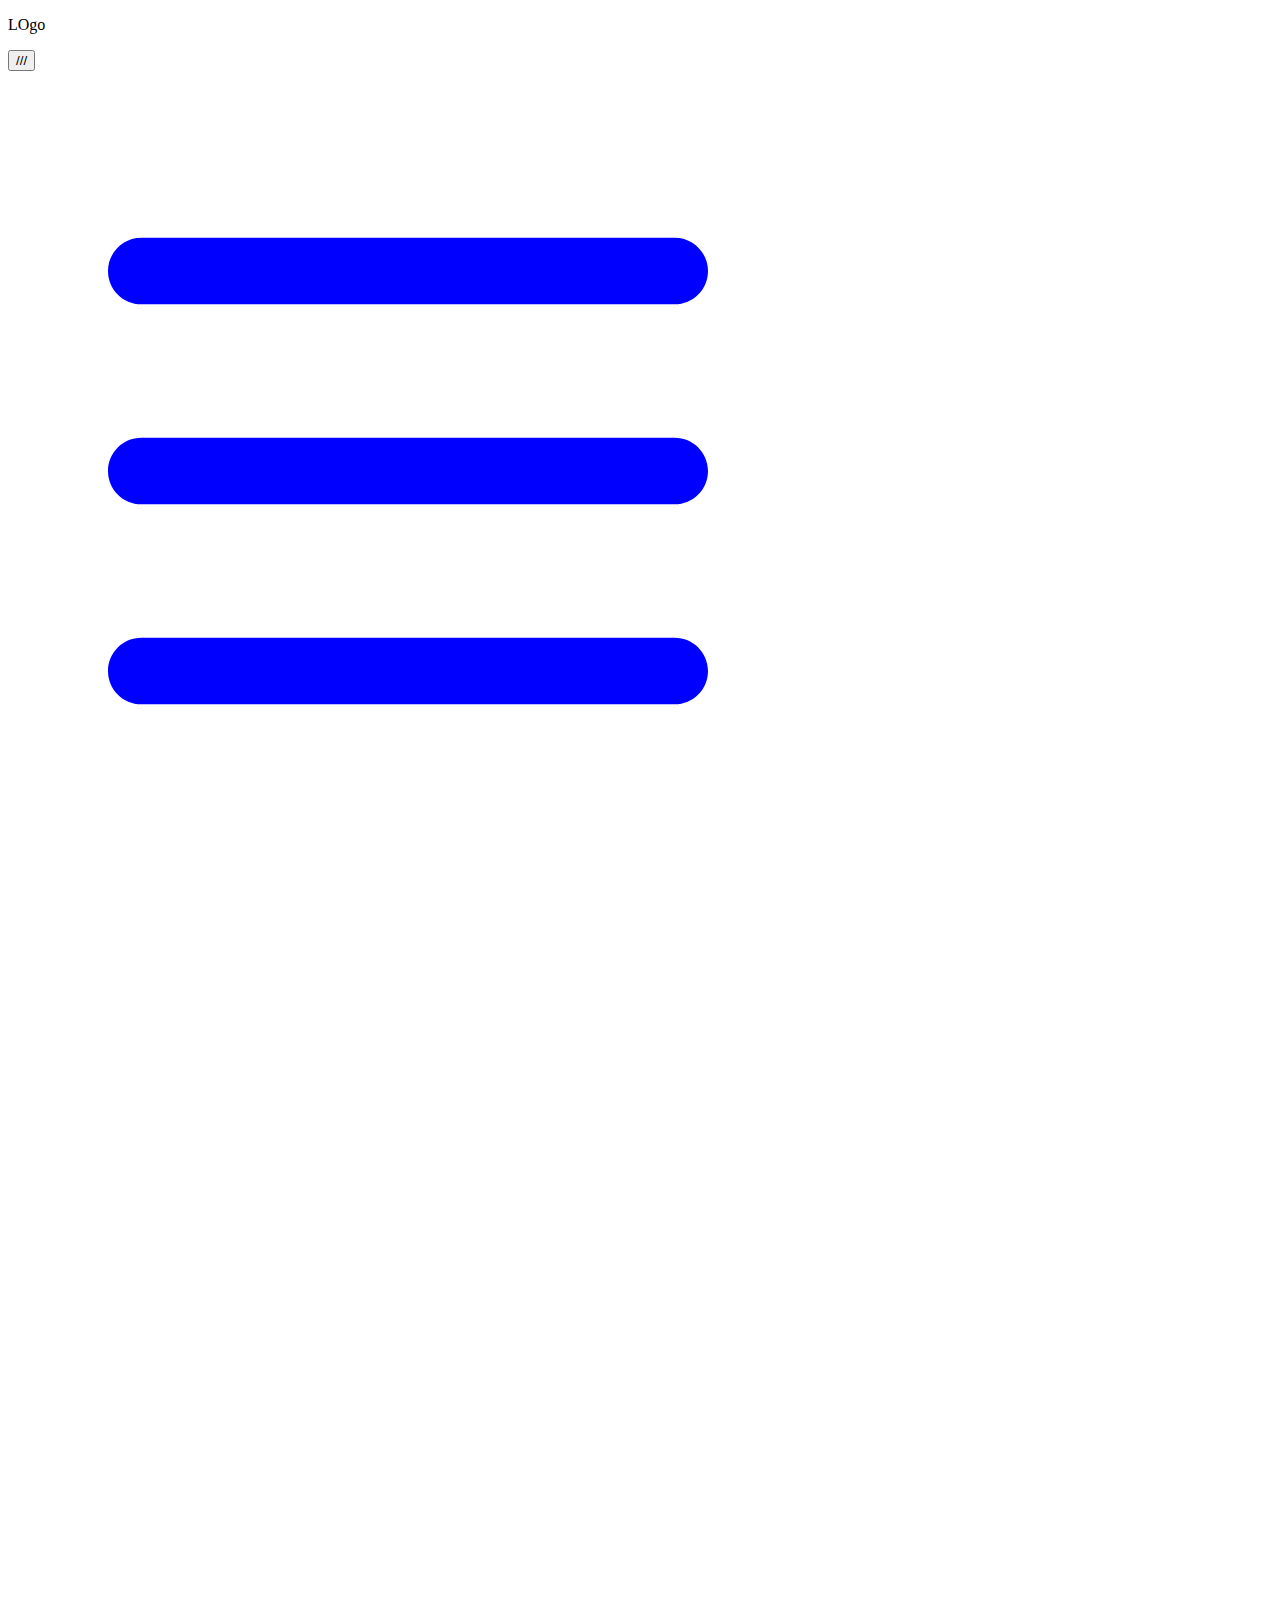
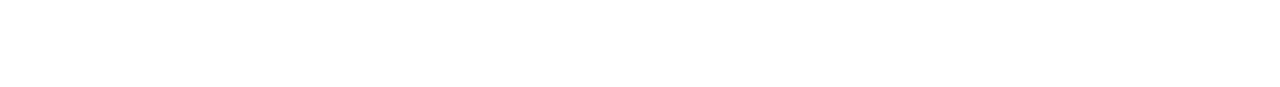
<file: test.html>
<!doctype html>
<html lang="en">
<head>
    <meta charset="UTF-8">
    <meta name="viewport" content="width=device-width, initial-scale=1">
    <title>Actividad 1</title>



    <style>
      #drop_nav{
        display: none;
      }


      .header_part li:hover {
        text-decoration: underline green .2rem;
        cursor: pointer;
      }

      .header_part button:hover {
        color: gray;
        cursor: pointer;
      }

      
      header .box {
        height: 4rem;
        width: 4rem;
        border: blue 2px solid;
        background-color:#252424;
        color: white;
        font-size: 1.5rem;
      }
/*
      .header_icon {
        fill:red;
      }
*/
    </style>


</head>
<body>
 

    <div class="container header_mobile">
      <div class="box"></div>
        <div class="logo_box">
          <p>LOgo</p>
        </div>
        <button type="button" class="box" id="ham_button">///</button>
      </div>
      <nav class="container" id="drop_nav">
        <ul class="header_list">
          <li>inicio</li>
          <li>productos</li>
          <li>quienes somos</li>
          <li>dondes estamos</li>
        </ul>
      </nav>


 <div>
  <svg class="header_icon" width="800px" height="800px" viewBox="0 0 24 24" fill="none" xmlns="http://www.w3.org/2000/svg">
<path fill-rule="evenodd" clip-rule="evenodd" fill= "blue" d="M3 6C3 5.44772 3.44772 5 4 5H20C20.5523 5 21 5.44772 21 6C21 6.55228 20.5523 7 20 7H4C3.44772 7 
3 6.55228 3 6ZM3 12C3 11.4477 3.44772 11 4 11H20C20.5523 11 21 11.4477 21 12C21 12.5523 20.5523 13 20 13H4C3.44772 13 3 12.5523 3 12ZM3 18C3 17.4477 
3.44772 17 4 17H20C20.5523 17 21 17.4477 21 18C21 18.5523 20.5523 19 20 19H4C3.44772 19 3 18.5523 3 18Z" />
   
</svg>
 <img class="header_icon" src="./img/iconos/menu-burger.svg" alt="eer"/>
 </div>
<script>

  document.getElementById("ham_button").addEventListener("click", () =>{
    let dropNav = document.getElementById("drop_nav");
    console.log("something")
    if (dropNav.style.display = "none"){
  
      dropNav.style.display = "flex";
    } else {
      dropNav.style.display = "none";
    }
  } )


</script>
</body>
</html>
</file>
<file: css/styles.css>
/*
todo pagina estilos

*/

:root {
  --negro: #000000;
  --blanco: #FFFFFF;
  --crema: #F4EEE5;
  --verde: #2C9D33;
  --rojo: #992929;
  --subrayar: var(--verde);
  --padding_page_titulo: 1.5rem;
  --padding_parte_titulo: 1.2rem;
  --padding_header_footer: 1.2rem;
  --h1_font_size: 3.8rem;
  --h2_font_size: 3rem;
  --h3_font_size: 2.4rem;
  --p_font_size: 1.2rem;
  --container_padding: 2rem;
  --hero_opacity: .0;
}


* {
  box-sizing: border-box;
  margin: 0;
  padding: 0;
}

@font-face {
  font-family: 'YoungSerif';
  src: url('../fonts/YoungSerif-Regular.woff2') format('woff2'),
  url("../fonts/YoungSerif-Regular.woff") format("woff");
  font-style: normal;
  font-weight: normal;
}

@font-face {
  font-family: 'YoungSerif';
  src: url('../fonts/YoungSerif-RegularItalic.woff2') format('woff2'),
  url('../fonts/YoungSerif-RegularItalic.woff') format('woff');
  font-weight: normal;
  font-style: italic;
}


@font-face {
  font-family: 'YoungSerif';
  src: url('../fonts/YoungSerif-Bold.woff2') format('woff2'),
  url('../fonts/YoungSerif-Bold.woff') format('woff');
  font-weight: bold;
  font-style: normal;
}

@font-face {
  font-family: 'YoungSerif';
  src: url('../fonts/YoungSerif-BoldItalic.woff2') format('woff2'),
  url('../fonts/YoungSerif-BoldItalic.woff') format('woff');
  font-weight: bold;
  font-style: italic;
}

.total_doc {
  background-color: var(--crema);
  font-size: var(--p_font_size);
  font-family: 'YoungSerif', Georgia, Cambria, serif;
  line-height: 1.5;
}

h1 {
  font-size: var(--h1_font_size);
}

h2 {
  font-size: var(--h2_font_size);
  text-align: center;
}

h3{
  font-size: var(--h3_font_size);
}



.container {
  max-width: 1280px;
  margin: 0 auto;
  padding: 0 var(--container_padding);
}





ul {
  list-style-type: none;
}

.fake_main {
  height: 30rem;
}


/* nav footer estilos
*/


.nav_box {
  padding-bottom: 17px;
}


.logo_box {
  display: flex;
  justify-content: center;
  align-items: center;
  width: 125px;
  height: auto;
}

.logo {
  width: 100%;
}



nav .icono {
  fill:var(--blanco);
}

.nav_part,
.footer_part {
  background-color: var(--negro);
  color: var(--blanco);
  padding-top: var(--padding_header_footer);
  padding-bottom: var(--padding_header_footer);
}

.nav_part a,
.footer_part a {
  color:var(--blanco);
  text-decoration: none;
  transition: color 0.3s ease;
}

.nav_part a {
  font-weight: bold;
}


.nav_part .container {
  display: flex;
  justify-content: space-between;
  align-items: center;
  gap: 3rem;
  height: 100%;

}



.nav_list {
  display: flex;
  justify-content: space-between;

  gap: 3rem;
  list-style: none;
}

.nav_part li {
  text-align: center;
}

.footer_part .container {
  display: flex;
  justify-content: space-between;
  align-items: flex-start;
  gap: 3rem;
  height: 100%;
  flex-wrap: wrap;
}

.footer_col {
  min-width: max-content;
}

.footer_col h5 {
  text-decoration: underline;
  font-size: var(--p_font_size);
  margin-bottom: .2rem;

}

.movil_nav_top {
  display: flex;
  justify-content: space-between;
  align-items: center;
}

nav .box {
  height: 4rem;
  width: 4rem;
  border: var(--negro);
  background-color: var(--negro);
  color: var(--blanco);
  font-size: 1.5rem;

  display: flex;
  align-items: center;
  justify-content: center;
}






.nav_part a:hover,
.footer_part a:hover  {
  color: var(--verde);
  cursor: pointer;
}

.nav_part button:hover {
  color: gray;
  cursor: pointer;
}

nav .movil_solo {
  display: none;
  position: absolute;
}




/*header estilos */

header .container {
  padding: 0;
}

.header_big {
  position: relative;
}

.header_image figure {
  display: flex;
  align-items: center;
  justify-content: center;
  height: 551px;
  background: linear-gradient(rgba(0, 0, 0, 0.5), rgba(0, 0, 0, 0.5));
  z-index: 2;

  object-fit: cover;
}

.header_image img {
  height: 100%;
  width: 100%;
  object-position: center;
  object-fit: cover;


}

.header_texto {
  position: absolute;
  max-width: 100%;
  height: 20rem;
  left: 0;
  top: 4.20rem;
  border-radius: 30px;
  padding: 3rem;
  display: flex;
  flex-direction: column;
  gap:1.5rem;

  font-weight: bold;
  color: var(--blanco);
  text-shadow: 2px 2px 4px rgba(0, 0, 0, 0.5),
  0 0 20px rgba(0, 0, 0, 0.4);
}


.header_texto p {
  font-size: 1.5rem;
}

.trans {
  position: absolute;
  width: 100%;
  height: 100%;
  background: linear-gradient(rgba(0, 0, 0, 0.3), rgba(0, 0, 0, 0.3));
  left: 0;
  top:0;
}

/*  main y button estilos */

.btn1 {
  width: 9.5rem;
  height: 4.25rem;
  background: var(--rojo);
  color: var(--blanco);
  border-radius: 15px;
  display: flex;
  align-items: center;
  justify-content: center;
  flex-shrink: 0;
}

.btn1 a {
  color: var(--blanco);

}

.btn2 {
  width: 9.5rem;
  height: 4.25rem;
  background: var(--blanco);
  color: var(--rojo);
  border-radius: 15px;
  display: flex;
  align-items: center;
  justify-content: center;
  border: var(--negro) solid 1px;
}

.btn2 a {
  color: var(--negro);

}




.rotulo {
  text-align: center;
  max-width: 900px;
  margin: 3rem auto;
  padding: 3rem;
  background-color: var(--crema);
  position: relative;
  overflow: hidden;
}

.rotulo::before {
  content: '';
  position: absolute;
  top: 0;
  left: 0;
  right: 0;
  bottom: 0;
  background: linear-gradient(135deg, rgba(192, 57, 43, 0.1) 0%, rgba(244, 208, 63, 0.1) 100%);
  z-index: 1;
}

.rotulo h3 {
  color: var(--rojo);
  font-size: 2.5rem;
  margin-bottom: 1rem;
  font-weight: bold;
  text-transform: uppercase;
  letter-spacing: 2px;
  position: relative;
  z-index: 2;
}

.rotulo p {
  color: #422; /* Color oscuro cálido para el texto */
  font-size: 1.2rem;
  line-height: 1.8;
  position: relative;
  z-index: 2;
}

.rotulo br {
  display: block;
  margin: 0.8rem 0;
}




.vertical_container {
  display: flex;
  flex-direction: column;
  text-align: center;
  align-items: center;
  gap: 1rem;
  padding-top: 2rem;
  padding-bottom: 2rem;
  width: 100%
}

.hor_con {
  display: flex;
  flex-direction: row;
  justify-content: center;
  gap: 3rem;
  width: 100%;
  padding: 1.5rem 0;
}


.bloque {
  border-radius: 15px;
  box-shadow: 0 2px 8px rgba(0,0,0,0.05);
  padding: 2rem;
  margin-bottom: 2rem;
}

.bloque_img {
  height: 400px;
  width: 50%;
  flex-shrink: 0;
}


.bloque_img figure, .bloque_img iframe{
  height: 100%;
  width: 100%;
  object-fit: cover;
}

.bloque_texto {
  width: 50%;
  display: flex;
  flex-direction: column;
  align-items: flex-start;
  text-align:left;
  gap: 1rem;
}

.spc_btw {
  justify-content: space-between;
}

.wrap_it {
  flex-wrap: wrap;
}

.stretch_it {
  align-items: stretch;
}



/* producto carta */
.carta {

  width: 21.625rem;
  display: flex;
  flex-direction: column;
  align-items: center;
  gap: 1rem;
  border-radius: 15px;
  box-shadow: 0 2px 8px rgba(0,0,0,0.05);
  padding: 2rem;
}


.carta figure{
  height: 10rem;
  width: 100%;
  object-fit: cover;
}

.bloque_img img,
.carta img {
  width: 100%;
  height: 100%;
  object-position: center;
  object-fit: cover;
  border-radius: 15px;
}

.carta_texto{
  flex-grow: 2;
  text-align: justify;
  height: 5rem;
  padding: .5rem 0;
}
.carta button {
  height:2.5rem;
  width: 8rem;
}

.carta_btns_div {
  justify-content: center;
}


/* tienda index */

.tienda_img {
  width: 132px;
  height:132px;
}

.tienda_abajo{
  margin-bottom: 3rem;
}

/* fin tienda index */

/* form estilo*/

.form_row {
  display: flex;
  gap: 1rem;
  align-items: flex-start;
  margin-bottom: 1.5rem;
}


.form_row label {
  text-align: right;
  width: 10rem;
}

.form_row input,
.form_row textarea {
  width: 15rem;
  border-radius: 3px;;
}


/* tienda visibilidad*/

.container .hide_tienda {
  display: none;
}

.container .tienda_vis {
  visibility: hidden;
}


@media (max-width: 700px) {

  .nav_part .container,
  .nav_list {
    flex-direction: column;
  }

  .movil_nav_top {
    align-self: stretch;
  }

  .footer_part .container,
  .nav_list {
    align-items: flex-start;
  }

  nav .no_movil {
    display: none;
  }


  nav .movil_solo {
    display: flex;
    position: static;
  }

  .header_texto {
    top:2rem;
  }

  .hor_con {
    flex-direction: column;
    align-items: center;
    gap: 2rem;
  }

  .carta{
    width: 25rem;
  }

  .carta_btns_div {
    flex-direction: row;
  }

  .btn1,
  .btn2{
    width: 45%;
  }

  .bloque {
    padding: 1rem;

  }

  .bloque_img,
  .bloque_texto {
    text-align: justify;
    width: 100%;
  }

  .flex_flip {
    order: 5;
  }
}

@media (max-width: 500px) {
  :root {
    --h1_font_size: 3rem;
    --h2_font_size: 2.5rem;
    --h3_font_size: 2.05rem;
    --container_padding: 1rem;

  }

  .header_texto {
    top: 1rem;
  }


  .bloque {
    margin-bottom: 1rem;
  }

  .carta,
  .carta figure,
  .carta img{
    width: 100%;
  }

  .form_row {
    flex-direction: column;
    justify-content: flex-start;

  }

  .form_row label {
    text-align: left;
    width: 10rem;
  }



  /*
  .btn1,
  .btn2{
    width: 100%;
  }
  .carta_btns_div.hor_con{
    flex-direction: column;
  }

*/

}
</file>
